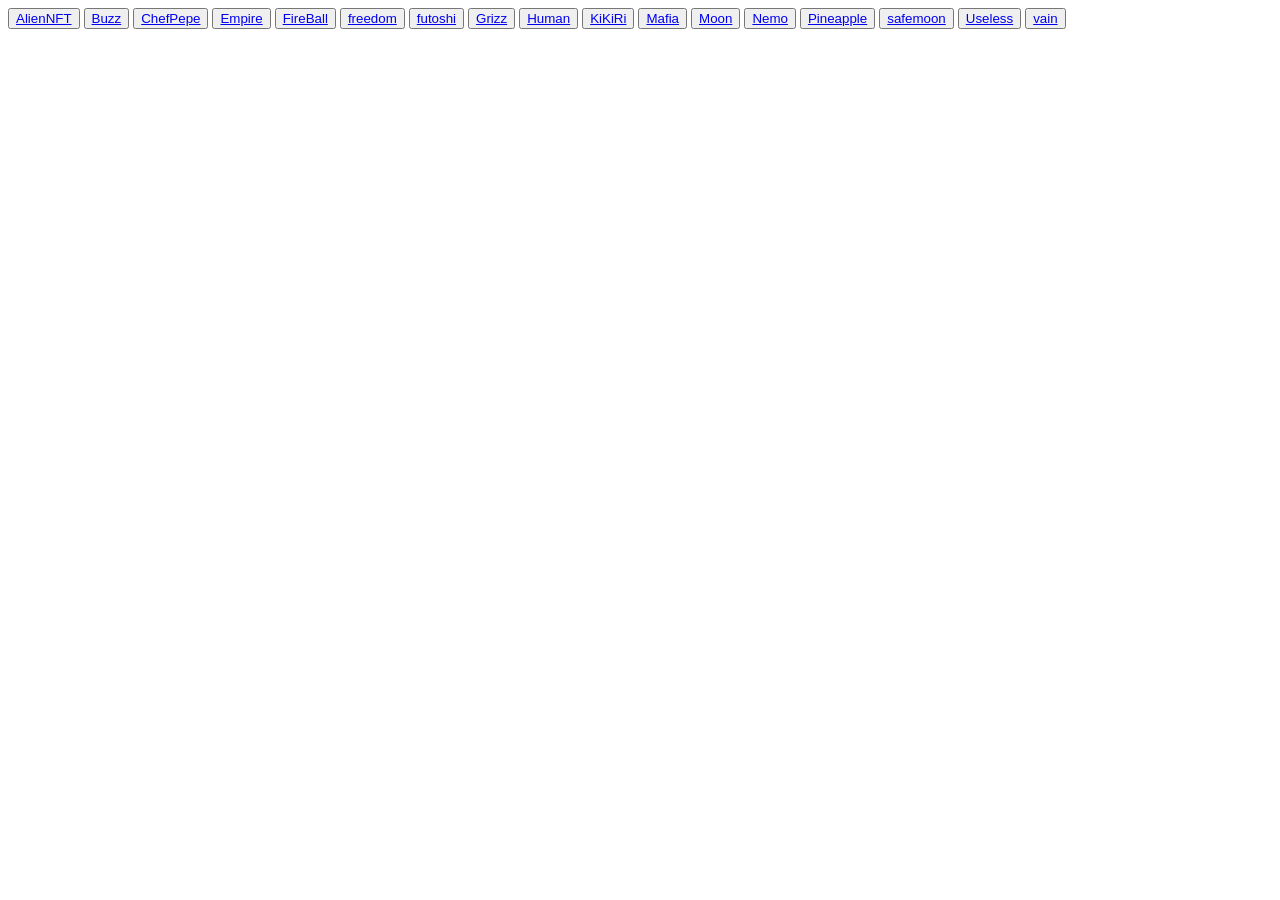
<file: index.html>
<html>
    <header>
        <title>

        </title>        
    </header>
    <body>
        <button><a href="/alieNft-master/">AlienNFT</a></button>
        <button><a href="/buzz/">Buzz</a></button>
        <button><a href="/chefpepe/">ChefPepe</a></button>
        <button><a href="/empire-token-main/">Empire</a></button>
        <button><a href="/fireball-token.github.io-main/">FireBall</a></button>
        <button><a href="/freedom-master/">freedom</a></button>
        <button><a href="/futoshitokenwebsite-main/">futoshi</a></button>
        <button><a href="/grizztoken-main/">Grizz</a></button>
        <button><a href="/human_energy_token_web-master/">Human</a></button>
        <button><a href="/kikiricoin-website-main/">KiKiRi</a></button>
        <button><a href="/mafia/">Mafia</a></button>
        <button><a href="/moon-token-main/">Moon</a></button>
        <button><a href="/NEMO-Token_Website-2.0-master/">Nemo</a></button>
        <button><a href="/pineapple-cash/">Pineapple</a></button>
        <button><a href="/safemoon/">safemoon</a></button>
        <button><a href="/Useless-Token.github.io-main/">Useless</a></button>
        <button><a href="/vain/">vain</a></button>
    </body>
</html>
</file>
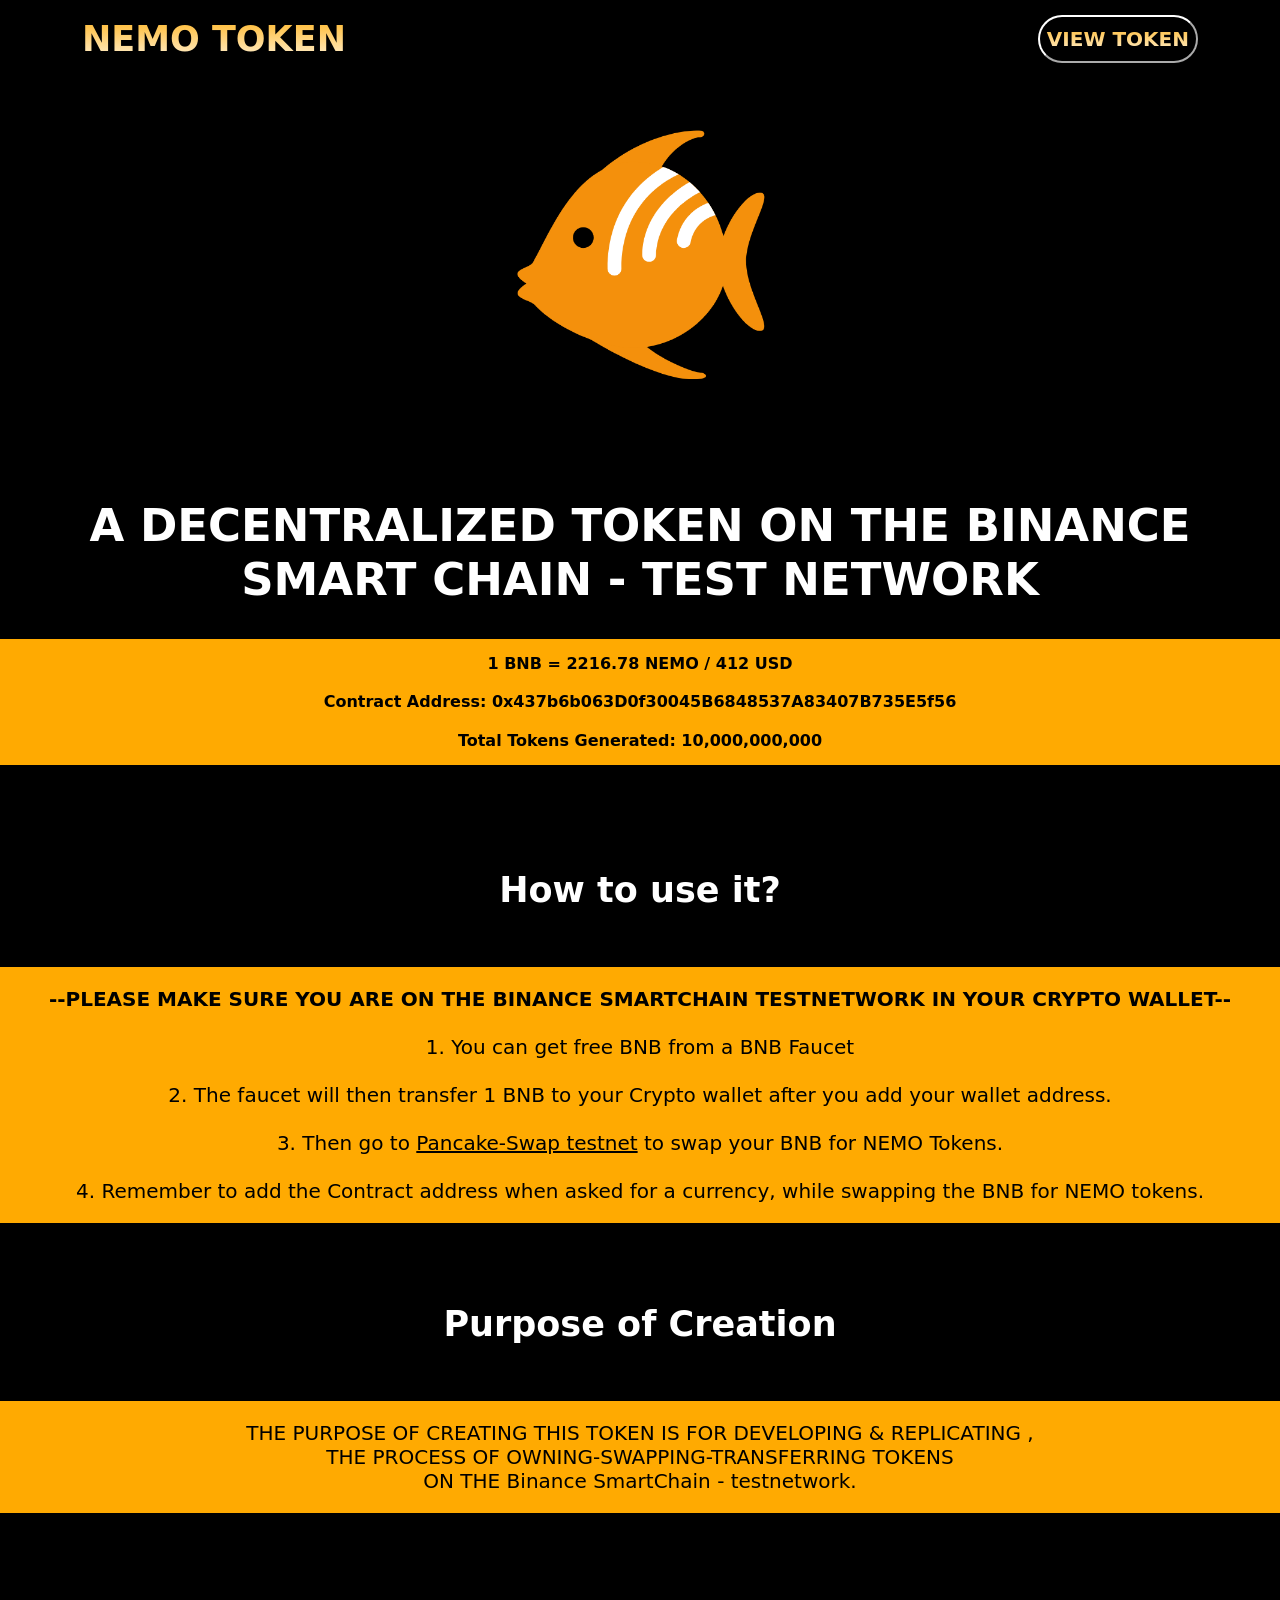
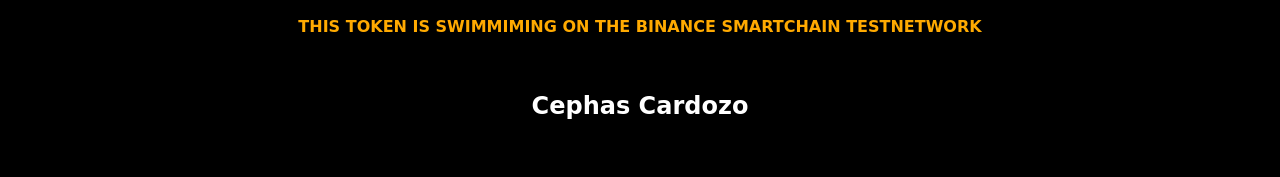
<file: NEMO-Token_Website-2.0-master/index.html>
<!DOCTYPE html>
<html lang="en">
<head>
    <meta charset="UTF-8">
    <meta http-equiv="X-UA-Compatible" content="IE=edge">
    <meta name="viewport" content="width=device-width, initial-scale=1.0">
    <title>NEMO TOKEN</title>
    <link href="https://cdn.jsdelivr.net/npm/bootstrap@5.1.3/dist/css/bootstrap.min.css" rel="stylesheet" integrity="sha384-1BmE4kWBq78iYhFldvKuhfTAU6auU8tT94WrHftjDbrCEXSU1oBoqyl2QvZ6jIW3" crossorigin="anonymous">
    <link rel="shortcut icon" href="img/NEMO.png" type="image/x-icon">  
    <link rel="stylesheet" type="text/css" href="index.css">
</head>
<body style="background-color: rgb(0, 0, 0);">

  <nav class="navbar navbar-expand-lg navbar-dark fixed-top" style="background-color: black;">
    <div class="container">
      <a class="navbar-brand" href="index.html" style="background: -webkit-linear-gradient(rgb(255, 170, 1), rgb(255, 255, 255));-webkit-background-clip: text;-webkit-text-fill-color: transparent;font-weight:700; font-size: 35px;">NEMO TOKEN</a>
      <button class="navbar-toggler" type="button" data-bs-toggle="collapse" data-bs-target="#navbarResponsive" aria-controls="navbarResponsive" aria-expanded="false" aria-label="Toggle navigation">
        <span class="navbar-toggler-icon"></span>
      </button>
      <div class="collapse navbar-collapse" id="navbarResponsive">
        <ul class="navbar-nav ms-auto">
          <li class="nav-item active">
            <a href="https://testnet.bscscan.com/token/0x437b6b063D0f30045B6848537A83407B735E5f56"><button class="btn-btn-outline-success" style="background: -webkit-linear-gradient(rgb(255, 170, 1), rgb(255, 255, 255));-webkit-background-clip:text;-webkit-text-fill-color: transparent;font-weight: 700; font-size: 20px; border-radius: 25px; border-color: rgb(255, 255, 255);padding:7px;" type="submit">VIEW TOKEN</button></a>
          </li>
        </ul>
      </div>
    </div>
  </nav>
  
  <div>
      <center>
        <img src="img/nemoLogo.png" width="300px" height="300px" style="border-radius: 20px ; margin-top: 105px;"><br><br>

          <h3 style="color: rgb(255, 255, 255); margin-top: 100px; font-weight: 800; font-size: 45px; margin-top: 70px;">A DECENTRALIZED TOKEN ON THE BINANCE SMART CHAIN - TEST NETWORK</h3>
          <br/>
          
          <h6 style="color:rgb(0, 0, 0);background-color: rgb(255, 170, 1);padding-top: 15px; padding-bottom: 15px;"><b>1 BNB = 2216.78 NEMO / 412 USD</b><br><br><b>Contract Address: 0x437b6b063D0f30045B6848537A83407B735E5f56</b><br><br><b>Total Tokens Generated: 10,000,000,000</b></h6>
      </center>
      
  </div>

  <br/><br><br><br>


  <div>
      <center>

      <h2 style="color: white; font-weight: 600; font-size: 35px;"><b>How to use it?</b></h2>
      <br><br>
      <div>
          
        <h5 style="color: rgb(0, 0, 0);background-color: rgb(255, 170, 1);padding-top: 20px; padding-bottom: 20px; padding-left: 10px; padding-right: 10px;"><b>--PLEASE MAKE SURE YOU ARE ON THE BINANCE SMARTCHAIN TESTNETWORK IN YOUR CRYPTO WALLET--</b><br><br>
            1. You can get free BNB from a BNB Faucet<br><br>
            2. The faucet will then transfer 1 BNB to your Crypto wallet after you add your wallet address. <br><br>
            3. Then go to  <a href="https://pancakeswap-testnet.netlify.app/#/swap" style="color: rgb(0, 0, 0);">Pancake-Swap testnet</a> to swap your BNB for NEMO Tokens. <br><br> 4. Remember to add the Contract address when asked for a currency, while swapping the BNB for NEMO tokens. </h5>
      </div>
      <br><br><br>
      <div>
        <h2 style="color: white; font-weight: 600; font-size: 35px;"><b>Purpose of Creation</b></h2><br><br>
      <h5 style="color: rgb(0, 0, 0);background-color: rgb(255, 170, 1);padding-top: 20px; padding-bottom: 20px; padding-left: 10px; padding-right: 10px;">THE PURPOSE OF CREATING THIS TOKEN IS FOR DEVELOPING & REPLICATING ,<br>THE PROCESS OF OWNING-SWAPPING-TRANSFERRING TOKENS <br>ON THE Binance SmartChain - testnetwork.</h5>
        </div>
    </center>
  </div>

  <center>
      <br><br><br><br>
      <div>
          <h6 style="color:rgb(255, 170, 1);"><b>THIS TOKEN IS SWIMMIMING ON THE BINANCE SMARTCHAIN TESTNETWORK</b></h6></b><br><br>
          <h4 style="color:white;"><b>Cephas Cardozo</b></h6>
      </div>
      <br><br>
  </center>


    <script src="https://cdn.jsdelivr.net/npm/bootstrap@5.1.3/dist/js/bootstrap.bundle.min.js" integrity="sha384-ka7Sk0Gln4gmtz2MlQnikT1wXgYsOg+OMhuP+IlRH9sENBO0LRn5q+8nbTov4+1p" crossorigin="anonymous"></script>
</body>
</html>
</file>
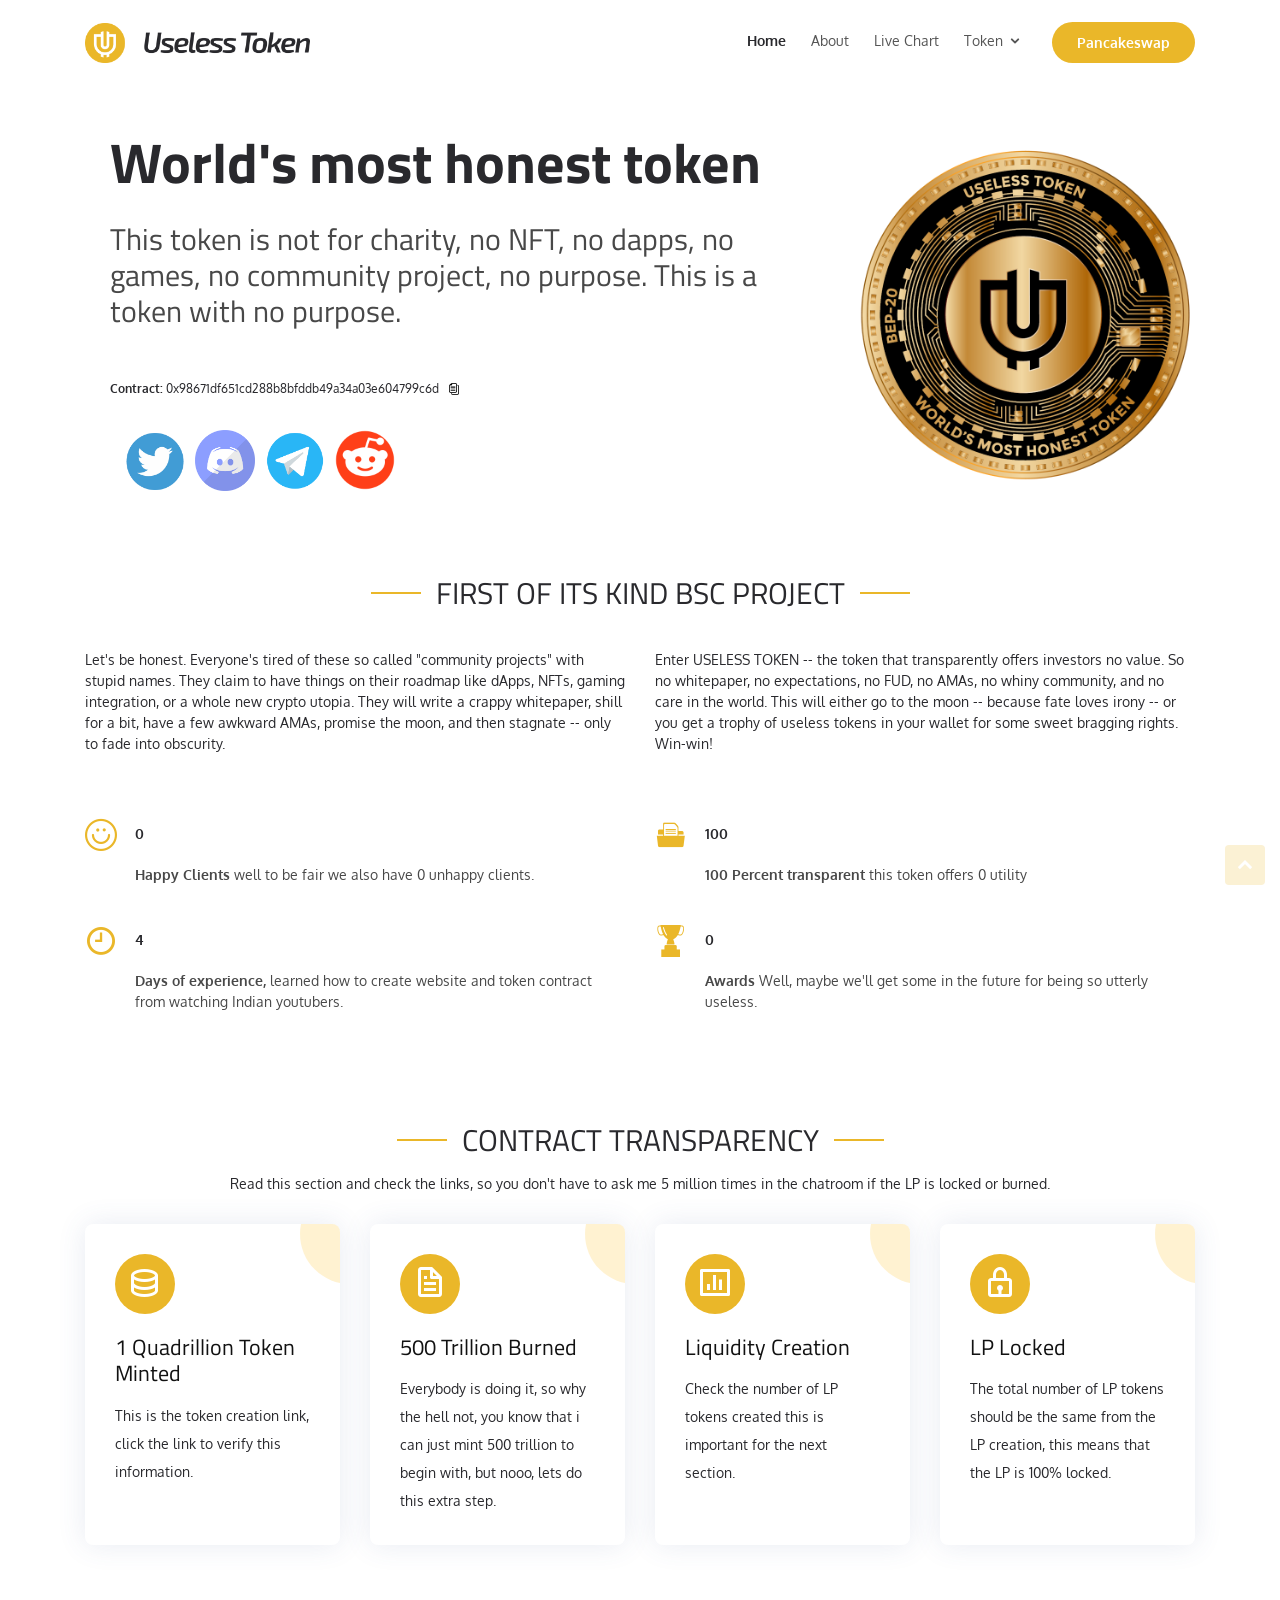
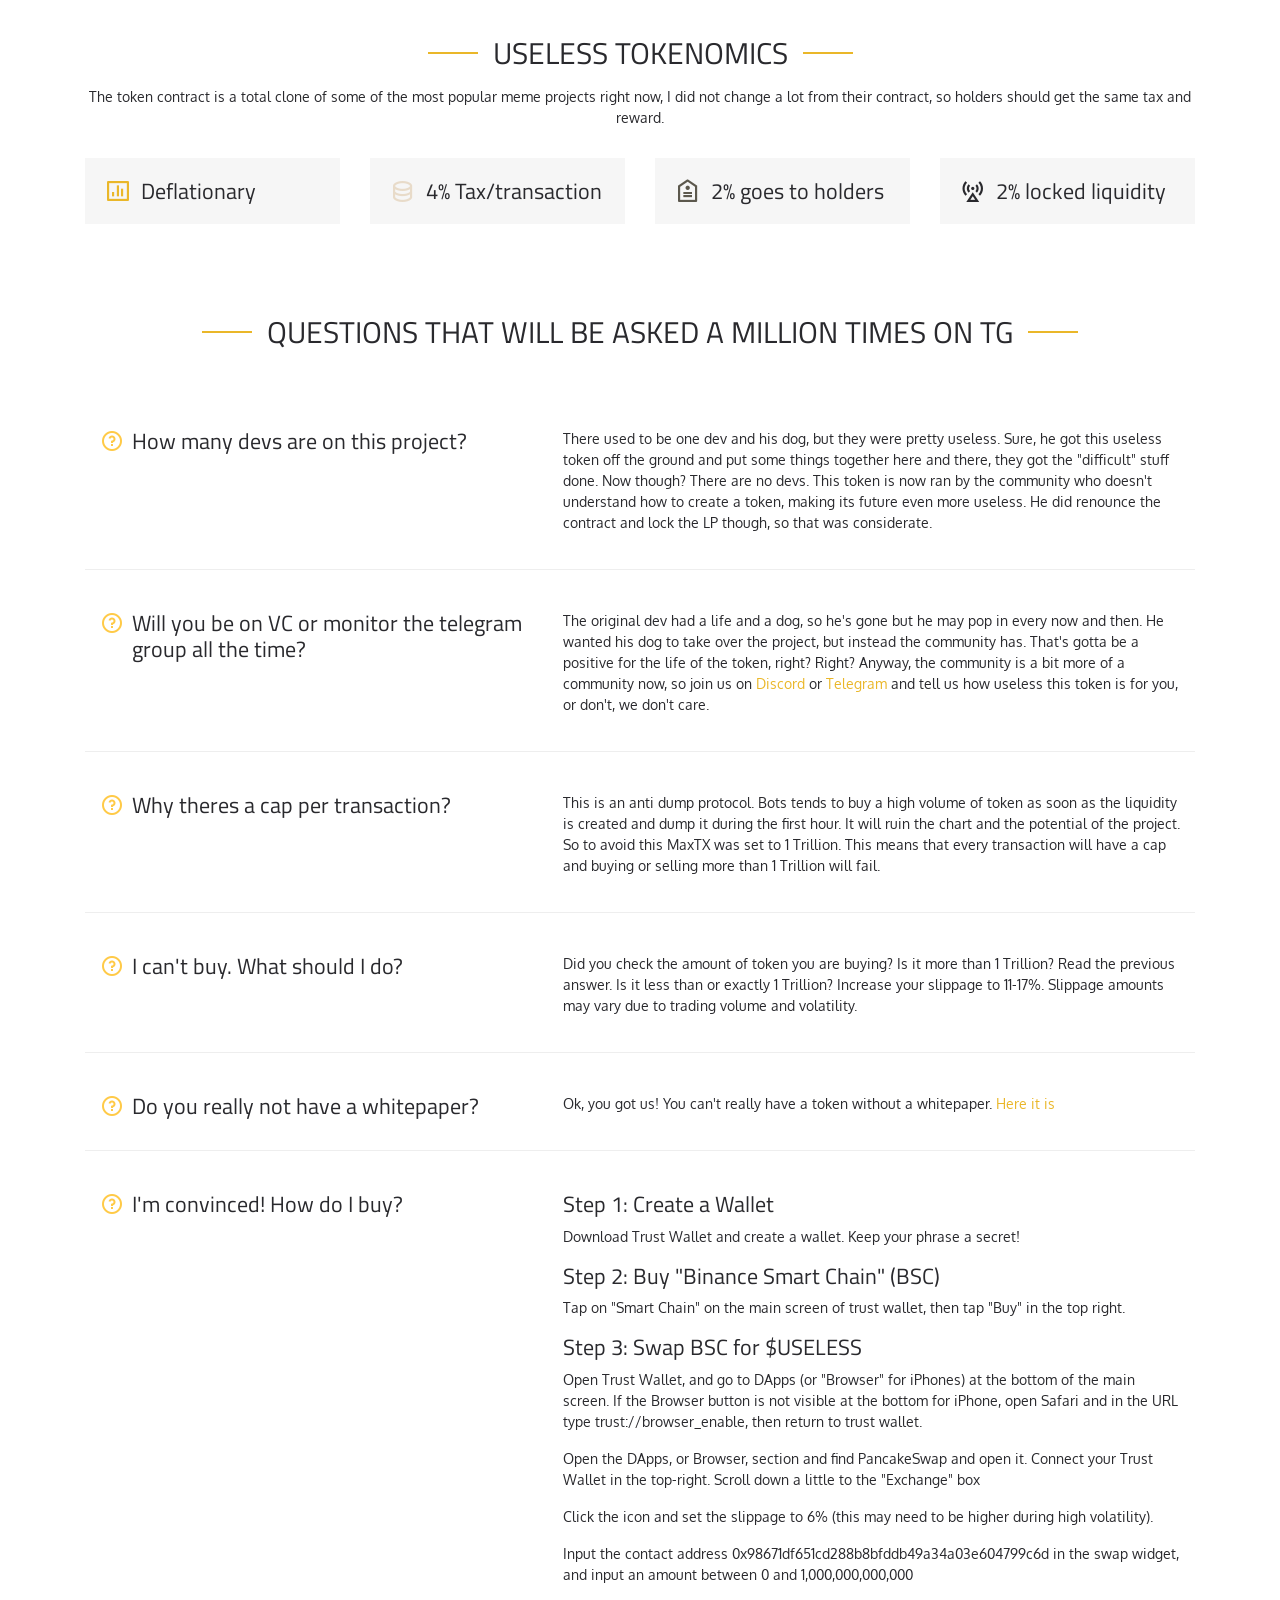
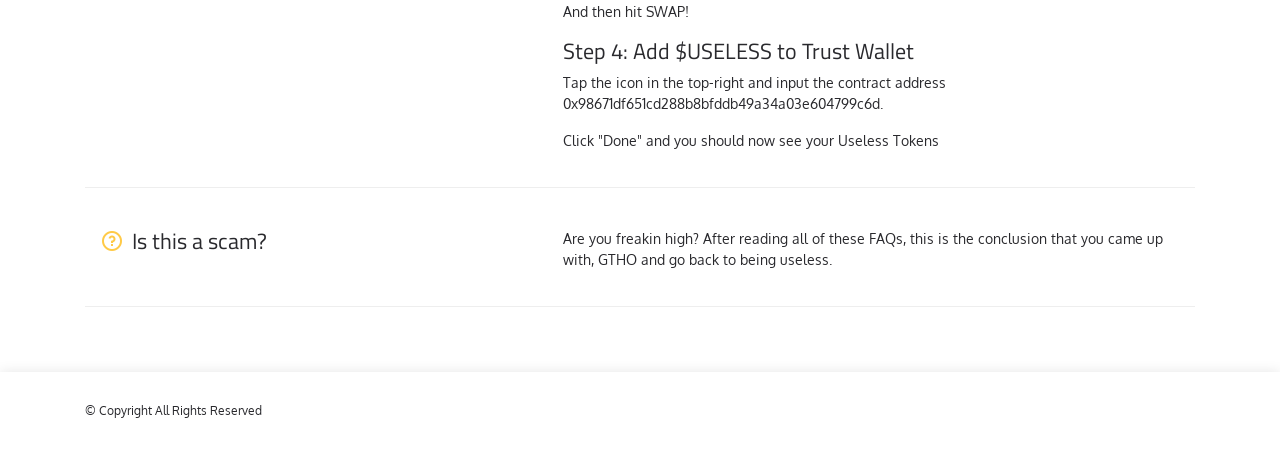
<file: Useless-Token.github.io-main/index.html>
<!DOCTYPE html>
<html lang="en">

<head>
  <meta charset="utf-8">
  <meta content="width=device-width, initial-scale=1.0" name="viewport">

  <title>Useless Token - World's most honest token</title>
  <meta content="" name="description">
  <meta content="" name="keywords">

  <!-- Favicons -->
  <link href="assets/img/favicon.png" rel="icon">
  <link href="assets/img/apple-touch-icon.png" rel="apple-touch-icon">

  <!-- Google Fonts -->
  <link
    href="https://fonts.googleapis.com/css?family=Open+Sans:300,300i,400,400i,600,600i,700,700i|Raleway:300,300i,400,400i,500,500i,600,600i,700,700i|Poppins:300,300i,400,400i,500,500i,600,600i,700,700i"
    rel="stylesheet">

  <!-- Vendor CSS Files -->
  <link href="assets/vendor/bootstrap/css/bootstrap.min.css" rel="stylesheet">
  <link href="assets/vendor/icofont/icofont.min.css" rel="stylesheet">
  <link href="assets/vendor/remixicon/remixicon.css" rel="stylesheet">
  <link href="assets/vendor/boxicons/css/boxicons.min.css" rel="stylesheet">
  <link href="assets/vendor/owl.carousel/assets/owl.carousel.min.css" rel="stylesheet">
  <link href="assets/vendor/venobox/venobox.css" rel="stylesheet">
  <link href="assets/vendor/aos/aos.css" rel="stylesheet">

  <!-- Template Main CSS File -->
  <link href="assets/css/style.css" rel="stylesheet">

  <!-- =======================================================
  * Template Name: Vesperr - v2.3.1
  * Template URL: https://bootstrapmade.com/vesperr-free-bootstrap-template/
  * Author: BootstrapMade.com
  * License: https://bootstrapmade.com/license/
  ======================================================== -->
</head>

<body>

  <!-- ======= Header ======= -->
  <header id="header" class="fixed-top d-flex align-items-center">
    <div class="container d-flex align-items-center">

      <div class="logo mr-auto">
        <h1 class="text-light"><a href="index.html"><span></span></a></a></h1>
        <a href="index.html"><img src="assets/img/useless_logo.png" alt="" class="img-fluid"></a>


      </div>

      <nav class="nav-menu d-none d-lg-block">


        <ul>
          <li class="active"><a href="#index.html">Home</a></li>
          <li><a href="#about">About</a></li>
          <li><a href="https://poocoin.app/tokens/0x98671df651cd288b8bfddb49a34a03e604799c6d">Live Chart</a></li>
          <li class="drop-down"><a href="">Token</a>
            <ul>
              <li><a
                  href="https://www.bscscan.com/tx/0x9a7f655301866def1d02f820f5c175f4ecd994db813bba2e163e0382153fe3aa">Token
                  Creation</a></li>
              <li><a
                  href="https://www.bscscan.com/tx/0xa3fb364628b581a884ee631571bc77f0156e83d2c0e92451f69547d8a9787c0a">Supply
                  Burn</a></li>
              <li><a href="https://www.bscscan.com/address/0x98671df651cd288b8bfddb49a34a03e604799c6d#code">Token
                  Code</a></li>
              <li><a href="https://www.bscscan.com/token/0x98671df651cd288b8bfddb49a34a03e604799c6d#balances">Token
                  Holders</a></li>
              <li><a
                  href="https://www.bscscan.com/tx/0x75ee085f1ed2477519df5ff80f9215551aba8fdf3a1c0b053e318aacb68d6f8d">LP
                  Creation</a></li>
              <li><a
                  href="https://dxsale.app/app/pages/dxlockview?id=0&add=0x7C78FA4Fb0E902283a0ABB10843889897b8c44A8&type=lplock&chain=BSC">LP
                  Lock</a></li>
              <li><a
                  href="https://bscscan.com/tx/0x465856cacd3fff84b264c53dc0f5637906805b49414bb615ba2230cc69aac354">Renounce</a>
              </li>
              <li><a href="./assets/whitepaper/Useless_Token_Whitepaper_v6.pdf">Whitepaper</a>
              </li>

            </ul>
          </li>


          <li class="get-started"><a
              href="https://exchange.pancakeswap.finance/#/swap?outputCurrency=0x98671df651cd288b8bfddb49a34a03e604799c6d">Pancakeswap</a>
          </li>
        </ul>
      </nav><!-- .nav-menu -->

    </div>
  </header><!-- End Header -->

  <!-- ======= Hero Section ======= -->
  <section id="hero" class="d-flex align-items-center">

    <div class="container">
      <div class="row">
        <div class="col-lg-8 pt-5 pt-lg-0 order-2 order-lg-1 d-flex flex-column justify-content-center">
          <h1 data-aos="fade-up">World's most honest token</h1>
          <h2 data-aos="fade-up" data-aos-delay="400">This token is not for charity, no NFT, no dapps, no games, no
            community project, no purpose. This is a token with no purpose.</h2>

          <!--
          <div data-aos="fade-up" data-aos-delay="800">
            <a href="https://t.me/uselesscommunity" class="btn-get-started scrollto">Join us on telegram </a>
          </div>
          -->
          <div class="contract" data-aos="fade-left" data-aos-delay="400">
            <span><b>Contract:</b> 0x98671df651cd288b8bfddb49a34a03e604799c6d <Button id="copy-useless-contract"><i
                  class="icofont-ui-copy"></i><i style="display:none" class="icofont-check-circled"></i></Button></span>
          </div>


          <div class="row social">
            <div data-aos="fade-left" data-aos-delay="400" class="icon"><a
                href="https://twitter.com/uselesstokenorg"><img src="assets/img/twitter-round.png"
                  class="img-fluid animate" alt="twitter" /></a></div>
            <div data-aos="fade-left" data-aos-delay="600" class="icon"><a href="https://discord.gg/JerJysU5"><img
                  src="assets/img/discord-round.png" class="img-fluid animate" alt="discord" /></a></div>
            <div data-aos="fade-left" data-aos-delay="800" class="icon"><a href="https://t.me/uselesscommunity"><img
                  src="assets/img/telegram-round.png" class="img-fluid animate" alt="telegram" /></a></div>
            <div data-aos="fade-left" data-aos-delay="1000" class="icon"><a
                href="https://www.reddit.com/r/UselessCrypto/"><img src="assets/img/reddit-round.png"
                  class="img-fluid animate" alt="reddit" /></a></div>
          </div>

        </div>
        <div class="col-lg-4 order-1 order-lg-2 hero-img" data-aos="fade-left" data-aos-delay="200">
          <img src="assets/img/uselesshero.png" class="img-fluid animated" alt="">
        </div>
      </div>
    </div>

  </section><!-- End Hero -->

  <main id="main">

    <!-- ======= About Us Section ======= -->
    <section id="about" class="about">
      <div class="container">

        <div class="section-title" data-aos="fade-up">
          <h2>First of its kind BSC project</h2>
        </div>

        <div class="row content">
          <div class="col-lg-6" data-aos="fade-up" data-aos-delay="150">
            <p>
              Let's be honest. Everyone's tired of these so called "community projects" with stupid names. They claim to
              have things on their roadmap like dApps, NFTs, gaming integration, or a whole new crypto utopia. They will
              write a crappy whitepaper, shill for a bit, have a few awkward AMAs, promise the moon, and then stagnate
              -- only to fade into obscurity.
            </p>

          </div>
          <div class="col-lg-6 pt-4 pt-lg-0" data-aos="fade-up" data-aos-delay="300">
            <p>
              Enter USELESS TOKEN -- the token that transparently offers investors no value. So no whitepaper, no
              expectations, no FUD, no AMAs, no whiny community, and no care in the world. This will either go to the
              moon -- because fate loves irony -- or you get a trophy of useless tokens in your wallet for some sweet
              bragging rights. Win-win!
            </p>
          </div>
        </div>

      </div>
    </section><!-- End About Us Section -->


    <!-- ======= Counts Section ======= -->
    <section id="counts" class="counts">
      <div class="container">
        <div class="row">
          <div class="col-xl-12 d-flex align-items-stretch pt-4 pt-xl-0" data-aos="fade-left" data-aos-delay="300">
            <div class="content d-flex flex-column justify-content-center">
              <div class="row">
                <div class="col-md-6 d-md-flex align-items-md-stretch">
                  <div class="count-box">
                    <i class="icofont-simple-smile"></i>
                    <span data-toggle="counter-up">0</span>
                    <p><strong>Happy Clients</strong> well to be fair we also have 0 unhappy clients.
                    </p>
                  </div>
                </div>
                <div class="col-md-6 d-md-flex align-items-md-stretch">
                  <div class="count-box">
                    <i class="icofont-document-folder"></i>
                    <span data-toggle="counter-up">100</span>
                    <p><strong>100 Percent transparent</strong> this token offers 0 utility</p>
                  </div>
                </div>
                <div class="col-md-6 d-md-flex align-items-md-stretch">
                  <div class="count-box">
                    <i class="icofont-clock-time"></i>
                    <span data-toggle="counter-up">5</span>
                    <p><strong>Days of experience,</strong> learned how to create website and token
                      contract from watching Indian youtubers.</p>
                  </div>
                </div>
                <div class="col-md-6 d-md-flex align-items-md-stretch">
                  <div class="count-box">
                    <i class="icofont-award"></i>
                    <span data-toggle="counter-up">0</span>
                    <p><strong>Awards</strong> Well, maybe we'll get some in the future for being so
                      utterly useless.</p>
                  </div>
                </div>
              </div>
            </div><!-- End .content-->
          </div>
        </div>
      </div>
    </section><!-- End Counts Section -->

    <!-- ======= Services Section ======= -->
    <section id="services" class="services">
      <div class="container">

        <div class="section-title" data-aos="fade-up">
          <h2>Contract Transparency</h2>
          <p>Read this section and check the links, so you don't have to ask me 5 million times in the chatroom if the
            LP is locked or burned.</p>
        </div>

        <div class="row">
          <div class="col-md-6 col-lg-3 d-flex align-items-stretch mb-5 mb-lg-0">
            <div class="icon-box" data-aos="fade-up" data-aos-delay="100">
              <div class="icon"><i class="ri-database-2-line"></i></div>
              <h4 class="title"><a
                  href="https://www.bscscan.com/tx/0x9a7f655301866def1d02f820f5c175f4ecd994db813bba2e163e0382153fe3aa">1
                  Quadrillion Token Minted</a></h4>
              <p class="description">This is the token creation link, click the link to verify this information.</p>
            </div>
          </div>

          <div class="col-md-6 col-lg-3 d-flex align-items-stretch mb-5 mb-lg-0">
            <div class="icon-box" data-aos="fade-up" data-aos-delay="200">
              <div class="icon"><i class="bx bx-file"></i></div>
              <h4 class="title"><a
                  href="https://www.bscscan.com/tx/0xa3fb364628b581a884ee631571bc77f0156e83d2c0e92451f69547d8a9787c0ahttps://www.bscscan.com/tx/0xa3fb364628b581a884ee631571bc77f0156e83d2c0e92451f69547d8a9787c0a">500
                  Trillion Burned</a></h4>
              <p class="description">Everybody is doing it, so why the hell not, you know that i can just mint 500
                trillion to begin with, but nooo, lets do this extra step.</p>
            </div>
          </div>

          <div class="col-md-6 col-lg-3 d-flex align-items-stretch mb-5 mb-lg-0">
            <div class="icon-box" data-aos="fade-up" data-aos-delay="300">
              <div class="icon"><i class="ri-bar-chart-box-line"></i></div>
              <h4 class="title"><a
                  href="https://www.bscscan.com/tx/0x75ee085f1ed2477519df5ff80f9215551aba8fdf3a1c0b053e318aacb68d6f8d">Liquidity
                  Creation</a></h4>
              <p class="description">Check the number of LP tokens created this is important for the next section.</p>
            </div>
          </div>

          <div class="col-md-6 col-lg-3 d-flex align-items-stretch mb-5 mb-lg-0">
            <div class="icon-box" data-aos="fade-up" data-aos-delay="400">
              <div class="icon"><i class="bx bx-lock"></i></div>
              <h4 class="title"><a
                  href="https://dxsale.app/app/pages/dxlockview?id=0&add=0x7C78FA4Fb0E902283a0ABB10843889897b8c44A8&type=lplock&chain=BSC">LP
                  Locked</a></h4>
              <p class="description">The total number of LP tokens should be the same from the LP creation, this means
                that the LP is 100% locked.</p>
            </div>
          </div>

        </div>

      </div>
    </section><!-- End Services Section -->



    <!-- ======= Features Section ======= -->
    <section id="features" class="features">
      <div class="container">

        <div class="section-title" data-aos="fade-up">
          <h2>Useless Tokenomics</h2>
          <p>The token contract is a total clone of some of the most popular meme projects right now, I did not change a
            lot from their contract, so holders should get the same tax and reward.</p>
        </div>

        <div class="row" data-aos="fade-up" data-aos-delay="300">
          <div class="col-lg-3 col-md-4">
            <div class="icon-box">
              <i class="ri-bar-chart-box-line" style="color: #EAB729;"></i>
              <h3><a href="">Deflationary</a></h3>
            </div>
          </div>
          <div class="col-lg-3 col-md-4 mt-4 mt-md-0">
            <div class="icon-box">
              <i class="ri-database-2-line" style="color: #E8DBC9;"></i>
              <h3><a href="">4% Tax/transaction</a></h3>
            </div>
          </div>
          <div class="col-lg-3 col-md-4 mt-4 mt-md-0">
            <div class="icon-box">
              <i class="ri-price-tag-2-line" style="color: #5c584d;"></i>
              <h3><a href="">2% goes to holders</a></h3>
            </div>
          </div>
          <div class="col-lg-3 col-md-4 mt-4 mt-lg-0">
            <div class="icon-box">
              <i class="ri-base-station-line" style="color: #29292d;"></i>
              <h3><a href="">2% locked liquidity</a></h3>
            </div>
          </div>

        </div>
      </div>

      </div>
    </section><!-- End Features Section -->




    <!-- ======= F.A.Q Section ======= -->
    <section id="faq" class="faq">
      <div class="container">

        <div class="section-title" data-aos="fade-up">
          <h2>Questions that will be asked a million times on tg</h2>
        </div>

        <div class="row faq-item d-flex align-items-stretch" data-aos="fade-up" data-aos-delay="200">
          <div class="col-lg-5">
            <i class="ri-question-line"></i>
            <h4>How many devs are on this project?</h4>
          </div>
          <div class="col-lg-7">
            <p>
              There used to be one dev and his dog, but they were pretty useless. Sure, he got this useless token off
              the ground and put some things together here and there, they got the "difficult" stuff done. Now though?
              There are no devs. This token is now ran by the community who doesn't understand how to create a token,
              making its future even more useless. He did renounce the contract and lock the LP though, so that was
              considerate.
            </p>
          </div>
        </div><!-- End F.A.Q Item-->

        <div class="row faq-item d-flex align-items-stretch" data-aos="fade-up" data-aos-delay="300">
          <div class="col-lg-5">
            <i class="ri-question-line"></i>
            <h4>Will you be on VC or monitor the telegram group all the time?</h4>
          </div>
          <div class="col-lg-7">
            <p>
              The original dev had a life and a dog, so he's gone but he may pop in every now and then. He wanted his
              dog to take over the project, but instead the community has. That's gotta be a positive for the life of
              the token, right? Right? Anyway, the community is a bit more of a community now, so join us on <a
                href="https://discord.gg/JerJysU5">Discord</a> or <a href="https://t.me/uselesscommunity">Telegram</a>
              and tell us how useless this token is for you, or don't, we don't care.
            </p>
          </div>
        </div><!-- End F.A.Q Item-->

        <div class="row faq-item d-flex align-items-stretch" data-aos="fade-up" data-aos-delay="300">
          <div class="col-lg-5">
            <i class="ri-question-line"></i>
            <h4>Why theres a cap per transaction?</h4>
          </div>
          <div class="col-lg-7">
            <p>
              This is an anti dump protocol. Bots tends to buy a high volume of token as soon as the liquidity is
              created and dump it during the first hour. It will ruin the chart and the potential of the project. So to
              avoid this MaxTX was set to 1 Trillion. This means that every transaction will have a cap and buying or
              selling more than 1 Trillion will fail.
            </p>
          </div>
        </div><!-- End F.A.Q Item-->

        <div class="row faq-item d-flex align-items-stretch" data-aos="fade-up" data-aos-delay="400">
          <div class="col-lg-5">
            <i class="ri-question-line"></i>
            <h4>I can't buy. What should I do?</h4>
          </div>
          <div class="col-lg-7">
            <p>
              Did you check the amount of token you are buying? Is it more than 1 Trillion? Read the previous answer. Is
              it less than or exactly 1 Trillion? Increase your slippage to 11-17%. Slippage amounts may vary due to
              trading volume and volatility.
            </p>
          </div>
        </div><!-- End F.A.Q Item-->

        <div class="row faq-item d-flex align-items-stretch" data-aos="fade-up" data-aos-delay="400">
          <div class="col-lg-5">
            <i class="ri-question-line"></i>
            <h4>Do you really not have a whitepaper?</h4>
          </div>
          <div class="col-lg-7">
            <p>
              Ok, you got us! You can't really have a token without a whitepaper. <a
                href="assets/whitepaper/Useless_Token_Whitepaper_v6.pdf">Here it is</a>
            </p>
          </div>
        </div><!-- End F.A.Q Item-->

        <div class="row faq-item d-flex align-items-stretch" data-aos="fade-up" data-aos-delay="500">
          <div class="col-lg-5">
            <i class="ri-question-line"></i>
            <h4>I'm convinced! How do I buy?</h4>
          </div>
          <div class="col-lg-7">
            <h6>Step 1: Create a Wallet</h6>
            <p>Download Trust Wallet and create a wallet. Keep your phrase a secret!</p>

            <h6>Step 2: Buy "Binance Smart Chain" (BSC)</h6>
            <p>Tap on "Smart Chain" on the main screen of trust wallet, then tap "Buy" in the top right.</p>

            <h6>Step 3: Swap BSC for $USELESS</h6>
            <p>Open Trust Wallet, and go to DApps (or "Browser" for iPhones) at the bottom of the main screen. If the
              Browser button is not visible at the bottom for iPhone, open Safari and in the URL type
              trust://browser_enable, then return to trust wallet.</p>

            <p>Open the DApps, or Browser, section and find PancakeSwap and open it. Connect your Trust Wallet in the
              top-right. Scroll down a little to the "Exchange" box</p>

            <p>Click the icon and set the slippage to 6% (this may need to be higher during high volatility).</p>

            <p>Input the contact address 0x98671df651cd288b8bfddb49a34a03e604799c6d in the swap widget, and input an
              amount between 0 and 1,000,000,000,000</p>

            <p>And then hit SWAP!</p>

            <h6>Step 4: Add $USELESS to Trust Wallet</h6>
            <p>Tap the icon in the top-right and input the contract address 0x98671df651cd288b8bfddb49a34a03e604799c6d.
            </p>

            <p>Click "Done" and you should now see your Useless Tokens</p>
          </div>
        </div><!-- End F.A.Q Item-->

        <div class="row faq-item d-flex align-items-stretch" data-aos="fade-up" data-aos-delay="500">
          <div class="col-lg-5">
            <i class="ri-question-line"></i>
            <h4>Is this a scam?</h4>
          </div>
          <div class="col-lg-7">
            <p>
              Are you freakin high? After reading all of these FAQs, this is the conclusion that you came up with, GTHO
              and go back to being useless.

            </p>
          </div>
        </div><!-- End F.A.Q Item-->

      </div>
    </section><!-- End F.A.Q Section -->


  </main><!-- End #main -->

  <!-- ======= Footer ======= -->
  <footer id="footer">
    <div class="container">
      <div class="row d-flex align-items-center">
        <div class="col-lg-6 text-lg-left text-center">
          <div class="copyright">
            &copy; Copyright All Rights Reserved
          </div>

        </div>

      </div>
    </div>
  </footer><!-- End Footer -->

  <a href="#" class="back-to-top"><i class="icofont-simple-up"></i></a>

  <!-- Vendor JS Files -->
  <script src="assets/vendor/jquery/jquery.min.js"></script>
  <script src="assets/vendor/bootstrap/js/bootstrap.bundle.min.js"></script>
  <script src="assets/vendor/jquery.easing/jquery.easing.min.js"></script>
  <script src="assets/vendor/php-email-form/validate.js"></script>
  <script src="assets/vendor/waypoints/jquery.waypoints.min.js"></script>
  <script src="assets/vendor/counterup/counterup.min.js"></script>
  <script src="assets/vendor/owl.carousel/owl.carousel.min.js"></script>
  <script src="assets/vendor/isotope-layout/isotope.pkgd.min.js"></script>
  <script src="assets/vendor/venobox/venobox.min.js"></script>
  <script src="assets/vendor/aos/aos.js"></script>

  <!-- Template Main JS File -->
  <script src="assets/js/main.js"></script>

</body>

</html>
</file>
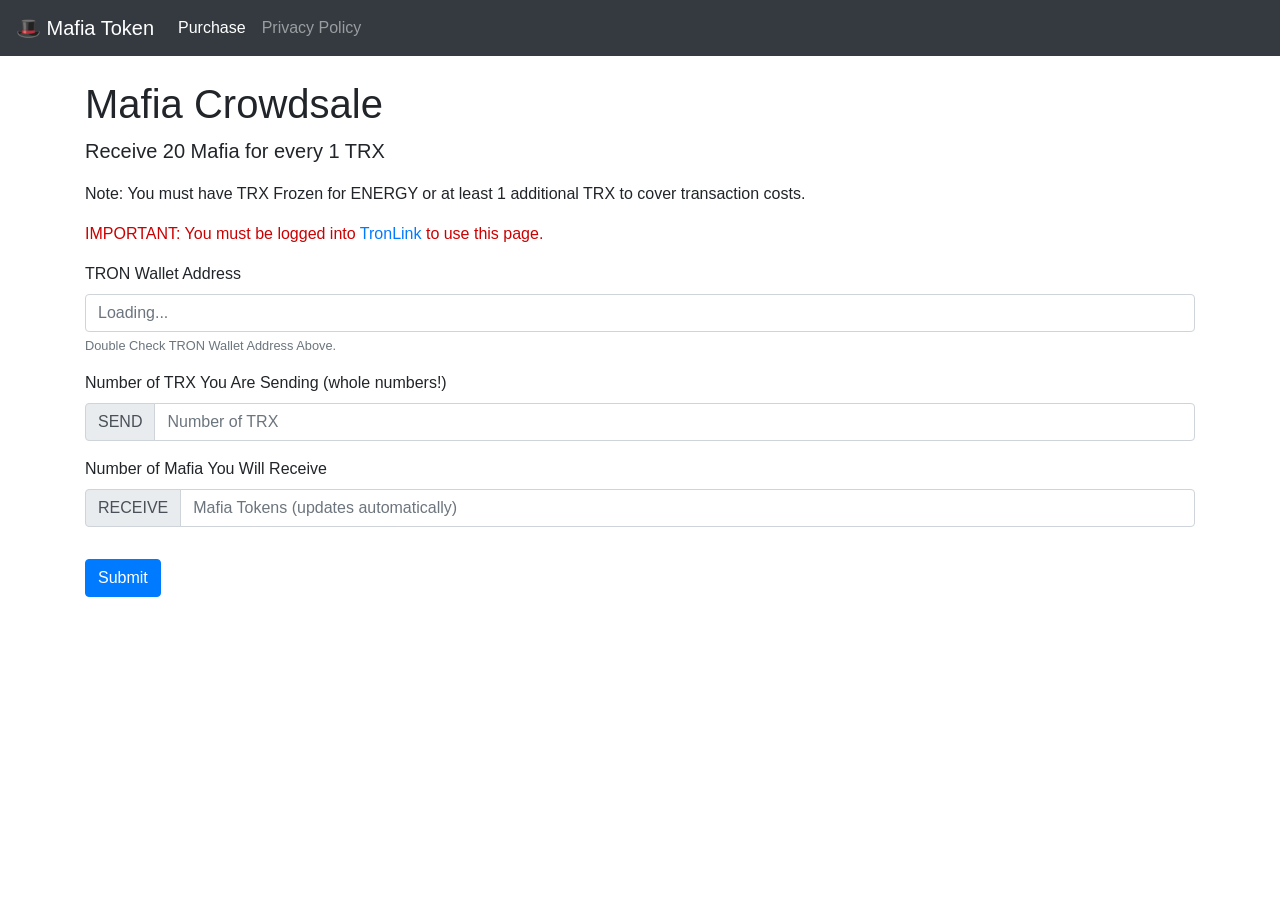
<file: mafia/tronlink/index.html>
<html>
	<head>
		<title>Purchase Mafia Token</title>
		<link rel="stylesheet" href="https://maxcdn.bootstrapcdn.com/bootstrap/4.0.0/css/bootstrap.min.css" integrity="sha384-Gn5384xqQ1aoWXA+058RXPxPg6fy4IWvTNh0E263XmFcJlSAwiGgFAW/dAiS6JXm" crossorigin="anonymous">
		<meta name="viewport" content="width=device-width, initial-scale=1, shrink-to-fit=no">
                <meta charset="UTF-8">
		<link rel="shortcut icon" href="data:image/x-icon;," type="image/x-icon"> 
		
		<style type="text/css">
			#num-error {color:#c00;}
			.form-control:disabled, .form-control[readonly] {
				background-color: transparent;
			}	
			.errormsg { color:#c00; }		
		</style>
<script
  src="https://code.jquery.com/jquery-3.3.1.min.js"
  integrity="sha256-FgpCb/KJQlLNfOu91ta32o/NMZxltwRo8QtmkMRdAu8="
  crossorigin="anonymous"></script>
	</head>
	<body>
	
    <nav class="navbar navbar-expand-md navbar-dark bg-dark fixed-top">
      <a class="navbar-brand" href="#">&#x1F3A9; Mafia Token</a>
      <button class="navbar-toggler" type="button" data-toggle="collapse" data-target="#navbarsExampleDefault" aria-controls="navbarsExampleDefault" aria-expanded="false" aria-label="Toggle navigation">
        <span class="navbar-toggler-icon"></span>
      </button>

      <div class="collapse navbar-collapse" id="navbarsExampleDefault">
        <ul class="navbar-nav mr-auto">
          <li class="nav-item active">
            <a class="nav-link" href="#">Purchase <span class="sr-only">(current)</span></a>
          </li>
          <li class="nav-item">
            <a class="nav-link" href="/privacy-policy.html">Privacy Policy</a>
          </li>
        </ul>
      </div>
    </nav>

<main role="main" class="container" style="margin-top: 80px;">	
	<div class="starter-template">
	<h1>Mafia Crowdsale</h1>
	<p class="lead">Receive 20 Mafia for every 1 TRX</p>	
	<p>Note: You must have TRX Frozen for ENERGY or at least 1 additional TRX to cover transaction costs.</p>
	<p id="errormsg" class="errormsg">IMPORTANT: You must be logged into <a href="https://chrome.google.com/webstore/detail/tronlink/ibnejdfjmmkpcnlpebklmnkoeoihofec" target="_blank">TronLink</a> to use this page.</p>
	<fieldset disabled>
	<div class="form-group">
	<label for="exampleFormControlInput1">TRON Wallet Address</label>

	<input id="TronWalletAddress" type="text" class="form-control" id="exampleFormControlInput1" placeholder="Loading...">
    <small class="form-text text-muted">Double Check TRON Wallet Address Above.</small>	
	</div>
	</fieldset>
	<div class="form-group">

      <label for="inlineFormInputGroup">Number of TRX You Are Sending (whole numbers!)</label>
      
      <div class="input-group">
        <div class="input-group-prepend">
          <div class="input-group-text">SEND</div>
        </div>
        <input type="text" class="form-control" id="trxnum" placeholder="Number of TRX">
      </div>
      
    <p id="num-error"></p>

	<fieldset disabled>
	
    <div class="form-group">
      <label for="disabledTextInput">Number of Mafia You Will Receive</label>
      
      <div class="input-group">
        <div class="input-group-prepend">
          <div class="input-group-text">RECEIVE</div>
        </div>
        <input type="text" class="form-control" id="trxvalue" placeholder="Mafia Tokens (updates automatically)">
      </div>      
      
    </div>
    </fieldset>
      
	</div>


	<button type="submit" id="purchase" class="btn btn-primary">Submit</button>

	</div>
</main><!-- /.container -->
<script src="https://maxcdn.bootstrapcdn.com/bootstrap/4.0.0/js/bootstrap.min.js" integrity="sha384-JZR6Spejh4U02d8jOt6vLEHfe/JQGiRRSQQxSfFWpi1MquVdAyjUar5+76PVCmYl" crossorigin="anonymous"></script>
<script type="text/javascript" src="./js/mod.js"></script>

<script type="text/javascript">
$('#trxnum').on('input', function() { 
	tokenval = $(this).val(); // get the current value of the input field.
	//var newnumber = parseInt(tokenval.toString().replace(".", ""), 10);	
	$('#num-error').text("");
	if(!jQuery.isNumeric(tokenval)) {
        $('#num-error').text("* numbers only");
        $(this).val("");
    }
    else {    
    	var newnumber = parseInt(tokenval.toString().replace(".", ""), 10);
    	tokencalc = newnumber * 20;
    	tokenamt = tokencalc + " Mafia"; 
        //$('#trxvalue').text(tokencalc);
        $(this).val(newnumber);
        $('#trxvalue').attr("placeholder", tokenamt);
    }		
});
/*
$.getJSON("https://min-api.cryptocompare.com/data/price?fsym=TRX&tsyms=USD")
	.done(function(data){
	    $.each(data, function (index, value) {
    		//console.log(value);
    		var trx = value.toFixed(3);
        	$('#trxusd').text(trx);        		
		});		
});
*/
</script>
	</body>
</html>
</file>
<file: NEMO-Token_Website-2.0-master/index.css>
::-webkit-scrollbar {
    width: 2.5px;
    
  }
  
  ::-webkit-scrollbar-track {
    background: black;
  }
  
  ::-webkit-scrollbar-thumb {
    background: linear-gradient(
      0deg,
      rgb(255, 255, 255) 0%,
      rgb(255, 170, 1) 100%
    );
  }
  
  ::-webkit-scrollbar-thumb:hover{
    background: linear-gradient(
      0deg,
      rgb(185, 185, 185) 0%,
      rgb(158, 105, 0) 100%
    );
  }
</file>
<file: Useless-Token.github.io-main/assets/vendor/venobox/venobox.css>
/* ------ venobox.css --------*/
.vbox-overlay *, .vbox-overlay *:before, .vbox-overlay *:after{
    -webkit-backface-visibility: hidden;
    -webkit-box-sizing:border-box;
    -moz-box-sizing:border-box;
    box-sizing:border-box;
}
.vbox-overlay * { 
    -webkit-backface-visibility: visible;
    backface-visibility: visible;
}
.vbox-overlay{
    display: -webkit-flex;
    display: flex;
    -webkit-flex-direction: column;
    flex-direction: column;
    -webkit-justify-content: center;
    justify-content: center;
    -webkit-align-items: center;
    align-items: center;
    position: fixed;
    left: 0;
    top: 0;
    bottom: 0;
    right: 0;
    z-index: 999999;
}

/* ----- navigation ----- */
.vbox-title{
    width: 100%;
    height: 40px;
    float: left;
    text-align: center;
    line-height: 28px;
    font-size: 12px;
    padding: 6px 50px;
    overflow: hidden;
    position: fixed;
    display: none;
    left: 0;
    z-index: 89;
}
.vbox-close{
    cursor: pointer;
    position: fixed;
    top: -1px;
    right: 0;
    width: 50px;
    height: 40px;
    padding: 6px;
    display: block;
    background-position:10px center;
    overflow: hidden;
    font-size: 24px;
    line-height: 1;
    text-align: center;
    z-index: 99;
}
.vbox-left{
    cursor: pointer;
    position: fixed;
    left: 0;
    height: 40px;
    overflow: hidden;
    line-height: 28px;
    font-size: 12px;
    z-index: 99;
    display: flex;
    align-items:center;
}
.vbox-num{
    display: inline-block;
    margin: 6px 0 6px 15px;
}
/* ----- Social share ----- */
.vbox-share{
    line-height: 28px;
    font-size: 12px;
    overflow: hidden;
    position: fixed;
    left: 0;
    z-index: 98;
    display: flex;
    align-items:center;
    justify-content: center;
    width: 100%;
    text-align: center;
}
.vbox-share svg{
    max-height: 28px;
    width: 28px;
    z-index: 10;
    margin-left: 12px;
    margin-top: 6px;
    margin-bottom: 6px;
    vertical-align: middle;
}


/* ----- navigation ARROWS ----- */
.vbox-next, .vbox-prev{
    position: fixed;
    top: 50%;
    margin-top: -15px;
    overflow: hidden;
    cursor: pointer;
    display: block;
    width: 45px;
    height: 45px;
    z-index: 99;
}
.vbox-next span, .vbox-prev span{
    position: relative;
    width: 20px;
    height: 20px;
    border: 2px solid transparent;
    border-top-color: #B6B6B6;
    border-right-color: #B6B6B6;
    text-indent: -100px;
    position: absolute;
    top: 8px;
    display: block;
}
.vbox-prev{
    left: 15px;
}
.vbox-next{
    right: 15px;
}
.vbox-prev span{
    left: 10px;
    -ms-transform: rotate(-135deg);
    -webkit-transform: rotate(-135deg);
    transform: rotate(-135deg);
}
.vbox-next span{
    -ms-transform: rotate(45deg);
    -webkit-transform: rotate(45deg);
    transform: rotate(45deg);
    right: 10px;
}
/* ------- inline window ------ */
.vbox-inline{
    width: 420px;
    height: 315px;
    height: 70vh;
    padding: 10px;
    background: #fff;
    margin: 0 auto;
    overflow: auto;
    text-align: left;
}
/* ------- Video & iFrames window ------ */
.venoframe{
    max-width: 100%;
    width: 100%;
    border: none;
    width: 100%;
    height: 260px;
    height: 70vh;
}
.venoframe.vbvid{
    height: 260px;
}
@media (min-width: 768px) {
    .venoframe, .vbox-inline{
        width: 90%;
        height: 360px;
        height: 70vh;
    }
    .venoframe.vbvid{
        width: 640px;
        height: 360px;
    }
}
@media (min-width: 992px) {
    .venoframe, .vbox-inline{
        max-width: 1200px;
        width: 80%;
        height: 540px;
        height: 70vh;
    }
    .venoframe.vbvid{
        width: 960px;
        height: 540px;
    }
}
/* 
Please do NOT edit this part! 
or at least read this note: http://i.imgur.com/7C0ws9e.gif
*/
.vbox-open{
    overflow: hidden;
}
.vbox-container{
    position: absolute;
    left: 0;
    right: 0;
    top: 0;
    bottom: 0;
    overflow-x: hidden;
    overflow-y: scroll;
    overflow-scrolling: touch;
    -webkit-overflow-scrolling: touch;
    z-index: 20;
    max-height: 100%;

}

.vbox-content{
    text-align: center;
    float: left;
    width: 100%;
    position: relative;
    overflow: hidden;
    padding: 20px 4%;
}
.vbox-container img{
    max-width: 100%;
    height: auto;
}
.vbox-figlio{
    box-shadow: 0 0 12px rgba(0,0,0,0.19), 0 6px 6px rgba(0,0,0,0.23);
    max-width: 100%;
    text-align: initial;
}
img.vbox-figlio{
    -webkit-user-select: none;
-khtml-user-select: none;
-moz-user-select: none;
-o-user-select: none;
user-select: none;
}
.vbox-content.swipe-left{
    margin-left: -200px !important;
}
.vbox-content.swipe-right{
    margin-left: 200px !important;
}
.vbox-animated{
    webkit-transition: margin 300ms ease-out;
    transition: margin 300ms ease-out;
}

/* ---------- preloader ----------
 * SPINKIT 
 * http://tobiasahlin.com/spinkit/
-------------------------------- */
.sk-double-bounce,.sk-rotating-plane{width:40px;height:40px;margin:40px auto}.sk-rotating-plane{background-color:#333;-webkit-animation:sk-rotatePlane 1.2s infinite ease-in-out;animation:sk-rotatePlane 1.2s infinite ease-in-out}@-webkit-keyframes sk-rotatePlane{0%{-webkit-transform:perspective(120px) rotateX(0) rotateY(0);transform:perspective(120px) rotateX(0) rotateY(0)}50%{-webkit-transform:perspective(120px) rotateX(-180.1deg) rotateY(0);transform:perspective(120px) rotateX(-180.1deg) rotateY(0)}100%{-webkit-transform:perspective(120px) rotateX(-180deg) rotateY(-179.9deg);transform:perspective(120px) rotateX(-180deg) rotateY(-179.9deg)}}@keyframes sk-rotatePlane{0%{-webkit-transform:perspective(120px) rotateX(0) rotateY(0);transform:perspective(120px) rotateX(0) rotateY(0)}50%{-webkit-transform:perspective(120px) rotateX(-180.1deg) rotateY(0);transform:perspective(120px) rotateX(-180.1deg) rotateY(0)}100%{-webkit-transform:perspective(120px) rotateX(-180deg) rotateY(-179.9deg);transform:perspective(120px) rotateX(-180deg) rotateY(-179.9deg)}}.sk-double-bounce{position:relative}.sk-double-bounce .sk-child{width:100%;height:100%;border-radius:50%;background-color:#333;opacity:.6;position:absolute;top:0;left:0;-webkit-animation:sk-doubleBounce 2s infinite ease-in-out;animation:sk-doubleBounce 2s infinite ease-in-out}.sk-chasing-dots .sk-child,.sk-spinner-pulse,.sk-three-bounce .sk-child{background-color:#333;border-radius:100%}.sk-double-bounce .sk-double-bounce2{-webkit-animation-delay:-1s;animation-delay:-1s}@-webkit-keyframes sk-doubleBounce{0%,100%{-webkit-transform:scale(0);transform:scale(0)}50%{-webkit-transform:scale(1);transform:scale(1)}}@keyframes sk-doubleBounce{0%,100%{-webkit-transform:scale(0);transform:scale(0)}50%{-webkit-transform:scale(1);transform:scale(1)}}.sk-wave{margin:40px auto;width:50px;height:40px;text-align:center;font-size:10px}.sk-wave .sk-rect{background-color:#333;height:100%;width:6px;display:inline-block;-webkit-animation:sk-waveStretchDelay 1.2s infinite ease-in-out;animation:sk-waveStretchDelay 1.2s infinite ease-in-out}.sk-wave .sk-rect1{-webkit-animation-delay:-1.2s;animation-delay:-1.2s}.sk-wave .sk-rect2{-webkit-animation-delay:-1.1s;animation-delay:-1.1s}.sk-wave .sk-rect3{-webkit-animation-delay:-1s;animation-delay:-1s}.sk-wave .sk-rect4{-webkit-animation-delay:-.9s;animation-delay:-.9s}.sk-wave .sk-rect5{-webkit-animation-delay:-.8s;animation-delay:-.8s}@-webkit-keyframes sk-waveStretchDelay{0%,100%,40%{-webkit-transform:scaleY(.4);transform:scaleY(.4)}20%{-webkit-transform:scaleY(1);transform:scaleY(1)}}@keyframes sk-waveStretchDelay{0%,100%,40%{-webkit-transform:scaleY(.4);transform:scaleY(.4)}20%{-webkit-transform:scaleY(1);transform:scaleY(1)}}.sk-wandering-cubes{margin:40px auto;width:40px;height:40px;position:relative}.sk-wandering-cubes .sk-cube{background-color:#333;width:10px;height:10px;position:absolute;top:0;left:0;-webkit-animation:sk-wanderingCube 1.8s ease-in-out -1.8s infinite both;animation:sk-wanderingCube 1.8s ease-in-out -1.8s infinite both}.sk-chasing-dots,.sk-spinner-pulse{width:40px;height:40px;margin:40px auto}.sk-wandering-cubes .sk-cube2{-webkit-animation-delay:-.9s;animation-delay:-.9s}@-webkit-keyframes sk-wanderingCube{0%{-webkit-transform:rotate(0);transform:rotate(0)}25%{-webkit-transform:translateX(30px) rotate(-90deg) scale(.5);transform:translateX(30px) rotate(-90deg) scale(.5)}50%{-webkit-transform:translateX(30px) translateY(30px) rotate(-179deg);transform:translateX(30px) translateY(30px) rotate(-179deg)}50.1%{-webkit-transform:translateX(30px) translateY(30px) rotate(-180deg);transform:translateX(30px) translateY(30px) rotate(-180deg)}75%{-webkit-transform:translateX(0) translateY(30px) rotate(-270deg) scale(.5);transform:translateX(0) translateY(30px) rotate(-270deg) scale(.5)}100%{-webkit-transform:rotate(-360deg);transform:rotate(-360deg)}}@keyframes sk-wanderingCube{0%{-webkit-transform:rotate(0);transform:rotate(0)}25%{-webkit-transform:translateX(30px) rotate(-90deg) scale(.5);transform:translateX(30px) rotate(-90deg) scale(.5)}50%{-webkit-transform:translateX(30px) translateY(30px) rotate(-179deg);transform:translateX(30px) translateY(30px) rotate(-179deg)}50.1%{-webkit-transform:translateX(30px) translateY(30px) rotate(-180deg);transform:translateX(30px) translateY(30px) rotate(-180deg)}75%{-webkit-transform:translateX(0) translateY(30px) rotate(-270deg) scale(.5);transform:translateX(0) translateY(30px) rotate(-270deg) scale(.5)}100%{-webkit-transform:rotate(-360deg);transform:rotate(-360deg)}}.sk-spinner-pulse{-webkit-animation:sk-pulseScaleOut 1s infinite ease-in-out;animation:sk-pulseScaleOut 1s infinite ease-in-out}@-webkit-keyframes sk-pulseScaleOut{0%{-webkit-transform:scale(0);transform:scale(0)}100%{-webkit-transform:scale(1);transform:scale(1);opacity:0}}@keyframes sk-pulseScaleOut{0%{-webkit-transform:scale(0);transform:scale(0)}100%{-webkit-transform:scale(1);transform:scale(1);opacity:0}}.sk-chasing-dots{position:relative;text-align:center;-webkit-animation:sk-chasingDotsRotate 2s infinite linear;animation:sk-chasingDotsRotate 2s infinite linear}.sk-chasing-dots .sk-child{width:60%;height:60%;display:inline-block;position:absolute;top:0;-webkit-animation:sk-chasingDotsBounce 2s infinite ease-in-out;animation:sk-chasingDotsBounce 2s infinite ease-in-out}.sk-chasing-dots .sk-dot2{top:auto;bottom:0;-webkit-animation-delay:-1s;animation-delay:-1s}@-webkit-keyframes sk-chasingDotsRotate{100%{-webkit-transform:rotate(360deg);transform:rotate(360deg)}}@keyframes sk-chasingDotsRotate{100%{-webkit-transform:rotate(360deg);transform:rotate(360deg)}}@-webkit-keyframes sk-chasingDotsBounce{0%,100%{-webkit-transform:scale(0);transform:scale(0)}50%{-webkit-transform:scale(1);transform:scale(1)}}@keyframes sk-chasingDotsBounce{0%,100%{-webkit-transform:scale(0);transform:scale(0)}50%{-webkit-transform:scale(1);transform:scale(1)}}.sk-three-bounce{margin:40px auto;width:80px;text-align:center}.sk-three-bounce .sk-child{width:20px;height:20px;display:inline-block;-webkit-animation:sk-three-bounce 1.4s ease-in-out 0s infinite both;animation:sk-three-bounce 1.4s ease-in-out 0s infinite both}.sk-circle .sk-child:before,.sk-fading-circle .sk-circle:before{display:block;border-radius:100%;content:'';background-color:#333}.sk-three-bounce .sk-bounce1{-webkit-animation-delay:-.32s;animation-delay:-.32s}.sk-three-bounce .sk-bounce2{-webkit-animation-delay:-.16s;animation-delay:-.16s}@-webkit-keyframes sk-three-bounce{0%,100%,80%{-webkit-transform:scale(0);transform:scale(0)}40%{-webkit-transform:scale(1);transform:scale(1)}}@keyframes sk-three-bounce{0%,100%,80%{-webkit-transform:scale(0);transform:scale(0)}40%{-webkit-transform:scale(1);transform:scale(1)}}.sk-circle{margin:40px auto;width:40px;height:40px;position:relative}.sk-circle .sk-child{width:100%;height:100%;position:absolute;left:0;top:0}.sk-circle .sk-child:before{margin:0 auto;width:15%;height:15%;-webkit-animation:sk-circleBounceDelay 1.2s infinite ease-in-out both;animation:sk-circleBounceDelay 1.2s infinite ease-in-out both}.sk-circle .sk-circle2{-webkit-transform:rotate(30deg);-ms-transform:rotate(30deg);transform:rotate(30deg)}.sk-circle .sk-circle3{-webkit-transform:rotate(60deg);-ms-transform:rotate(60deg);transform:rotate(60deg)}.sk-circle .sk-circle4{-webkit-transform:rotate(90deg);-ms-transform:rotate(90deg);transform:rotate(90deg)}.sk-circle .sk-circle5{-webkit-transform:rotate(120deg);-ms-transform:rotate(120deg);transform:rotate(120deg)}.sk-circle .sk-circle6{-webkit-transform:rotate(150deg);-ms-transform:rotate(150deg);transform:rotate(150deg)}.sk-circle .sk-circle7{-webkit-transform:rotate(180deg);-ms-transform:rotate(180deg);transform:rotate(180deg)}.sk-circle .sk-circle8{-webkit-transform:rotate(210deg);-ms-transform:rotate(210deg);transform:rotate(210deg)}.sk-circle .sk-circle9{-webkit-transform:rotate(240deg);-ms-transform:rotate(240deg);transform:rotate(240deg)}.sk-circle .sk-circle10{-webkit-transform:rotate(270deg);-ms-transform:rotate(270deg);transform:rotate(270deg)}.sk-circle .sk-circle11{-webkit-transform:rotate(300deg);-ms-transform:rotate(300deg);transform:rotate(300deg)}.sk-circle .sk-circle12{-webkit-transform:rotate(330deg);-ms-transform:rotate(330deg);transform:rotate(330deg)}.sk-circle .sk-circle2:before{-webkit-animation-delay:-1.1s;animation-delay:-1.1s}.sk-circle .sk-circle3:before{-webkit-animation-delay:-1s;animation-delay:-1s}.sk-circle .sk-circle4:before{-webkit-animation-delay:-.9s;animation-delay:-.9s}.sk-circle .sk-circle5:before{-webkit-animation-delay:-.8s;animation-delay:-.8s}.sk-circle .sk-circle6:before{-webkit-animation-delay:-.7s;animation-delay:-.7s}.sk-circle .sk-circle7:before{-webkit-animation-delay:-.6s;animation-delay:-.6s}.sk-circle .sk-circle8:before{-webkit-animation-delay:-.5s;animation-delay:-.5s}.sk-circle .sk-circle9:before{-webkit-animation-delay:-.4s;animation-delay:-.4s}.sk-circle .sk-circle10:before{-webkit-animation-delay:-.3s;animation-delay:-.3s}.sk-circle .sk-circle11:before{-webkit-animation-delay:-.2s;animation-delay:-.2s}.sk-circle .sk-circle12:before{-webkit-animation-delay:-.1s;animation-delay:-.1s}@-webkit-keyframes sk-circleBounceDelay{0%,100%,80%{-webkit-transform:scale(0);transform:scale(0)}40%{-webkit-transform:scale(1);transform:scale(1)}}@keyframes sk-circleBounceDelay{0%,100%,80%{-webkit-transform:scale(0);transform:scale(0)}40%{-webkit-transform:scale(1);transform:scale(1)}}.sk-cube-grid{width:40px;height:40px;margin:40px auto}.sk-cube-grid .sk-cube{width:33.33%;height:33.33%;background-color:#333;float:left;-webkit-animation:sk-cubeGridScaleDelay 1.3s infinite ease-in-out;animation:sk-cubeGridScaleDelay 1.3s infinite ease-in-out}.sk-cube-grid .sk-cube1{-webkit-animation-delay:.2s;animation-delay:.2s}.sk-cube-grid .sk-cube2{-webkit-animation-delay:.3s;animation-delay:.3s}.sk-cube-grid .sk-cube3{-webkit-animation-delay:.4s;animation-delay:.4s}.sk-cube-grid .sk-cube4{-webkit-animation-delay:.1s;animation-delay:.1s}.sk-cube-grid .sk-cube5{-webkit-animation-delay:.2s;animation-delay:.2s}.sk-cube-grid .sk-cube6{-webkit-animation-delay:.3s;animation-delay:.3s}.sk-cube-grid .sk-cube7{-webkit-animation-delay:0ms;animation-delay:0ms}.sk-cube-grid .sk-cube8{-webkit-animation-delay:.1s;animation-delay:.1s}.sk-cube-grid .sk-cube9{-webkit-animation-delay:.2s;animation-delay:.2s}@-webkit-keyframes sk-cubeGridScaleDelay{0%,100%,70%{-webkit-transform:scale3D(1,1,1);transform:scale3D(1,1,1)}35%{-webkit-transform:scale3D(0,0,1);transform:scale3D(0,0,1)}}@keyframes sk-cubeGridScaleDelay{0%,100%,70%{-webkit-transform:scale3D(1,1,1);transform:scale3D(1,1,1)}35%{-webkit-transform:scale3D(0,0,1);transform:scale3D(0,0,1)}}.sk-fading-circle{margin:40px auto;width:40px;height:40px;position:relative}.sk-fading-circle .sk-circle{width:100%;height:100%;position:absolute;left:0;top:0}.sk-fading-circle .sk-circle:before{margin:0 auto;width:15%;height:15%;-webkit-animation:sk-circleFadeDelay 1.2s infinite ease-in-out both;animation:sk-circleFadeDelay 1.2s infinite ease-in-out both}.sk-fading-circle .sk-circle2{-webkit-transform:rotate(30deg);-ms-transform:rotate(30deg);transform:rotate(30deg)}.sk-fading-circle .sk-circle3{-webkit-transform:rotate(60deg);-ms-transform:rotate(60deg);transform:rotate(60deg)}.sk-fading-circle .sk-circle4{-webkit-transform:rotate(90deg);-ms-transform:rotate(90deg);transform:rotate(90deg)}.sk-fading-circle .sk-circle5{-webkit-transform:rotate(120deg);-ms-transform:rotate(120deg);transform:rotate(120deg)}.sk-fading-circle .sk-circle6{-webkit-transform:rotate(150deg);-ms-transform:rotate(150deg);transform:rotate(150deg)}.sk-fading-circle .sk-circle7{-webkit-transform:rotate(180deg);-ms-transform:rotate(180deg);transform:rotate(180deg)}.sk-fading-circle .sk-circle8{-webkit-transform:rotate(210deg);-ms-transform:rotate(210deg);transform:rotate(210deg)}.sk-fading-circle .sk-circle9{-webkit-transform:rotate(240deg);-ms-transform:rotate(240deg);transform:rotate(240deg)}.sk-fading-circle .sk-circle10{-webkit-transform:rotate(270deg);-ms-transform:rotate(270deg);transform:rotate(270deg)}.sk-fading-circle .sk-circle11{-webkit-transform:rotate(300deg);-ms-transform:rotate(300deg);transform:rotate(300deg)}.sk-fading-circle .sk-circle12{-webkit-transform:rotate(330deg);-ms-transform:rotate(330deg);transform:rotate(330deg)}.sk-fading-circle .sk-circle2:before{-webkit-animation-delay:-1.1s;animation-delay:-1.1s}.sk-fading-circle .sk-circle3:before{-webkit-animation-delay:-1s;animation-delay:-1s}.sk-fading-circle .sk-circle4:before{-webkit-animation-delay:-.9s;animation-delay:-.9s}.sk-fading-circle .sk-circle5:before{-webkit-animation-delay:-.8s;animation-delay:-.8s}.sk-fading-circle .sk-circle6:before{-webkit-animation-delay:-.7s;animation-delay:-.7s}.sk-fading-circle .sk-circle7:before{-webkit-animation-delay:-.6s;animation-delay:-.6s}.sk-fading-circle .sk-circle8:before{-webkit-animation-delay:-.5s;animation-delay:-.5s}.sk-fading-circle .sk-circle9:before{-webkit-animation-delay:-.4s;animation-delay:-.4s}.sk-fading-circle .sk-circle10:before{-webkit-animation-delay:-.3s;animation-delay:-.3s}.sk-fading-circle .sk-circle11:before{-webkit-animation-delay:-.2s;animation-delay:-.2s}.sk-fading-circle .sk-circle12:before{-webkit-animation-delay:-.1s;animation-delay:-.1s}@-webkit-keyframes sk-circleFadeDelay{0%,100%,39%{opacity:0}40%{opacity:1}}@keyframes sk-circleFadeDelay{0%,100%,39%{opacity:0}40%{opacity:1}}.sk-folding-cube{margin:40px auto;width:40px;height:40px;position:relative;-webkit-transform:rotateZ(45deg);transform:rotateZ(45deg)}.sk-folding-cube .sk-cube{float:left;width:50%;height:50%;position:relative;-webkit-transform:scale(1.1);-ms-transform:scale(1.1);transform:scale(1.1)}.sk-folding-cube .sk-cube:before{content:'';position:absolute;top:0;left:0;width:100%;height:100%;background-color:#333;-webkit-animation:sk-foldCubeAngle 2.4s infinite linear both;animation:sk-foldCubeAngle 2.4s infinite linear both;-webkit-transform-origin:100% 100%;-ms-transform-origin:100% 100%;transform-origin:100% 100%}.sk-folding-cube .sk-cube2{-webkit-transform:scale(1.1) rotateZ(90deg);transform:scale(1.1) rotateZ(90deg)}.sk-folding-cube .sk-cube3{-webkit-transform:scale(1.1) rotateZ(180deg);transform:scale(1.1) rotateZ(180deg)}.sk-folding-cube .sk-cube4{-webkit-transform:scale(1.1) rotateZ(270deg);transform:scale(1.1) rotateZ(270deg)}.sk-folding-cube .sk-cube2:before{-webkit-animation-delay:.3s;animation-delay:.3s}.sk-folding-cube .sk-cube3:before{-webkit-animation-delay:.6s;animation-delay:.6s}.sk-folding-cube .sk-cube4:before{-webkit-animation-delay:.9s;animation-delay:.9s}@-webkit-keyframes sk-foldCubeAngle{0%,10%{-webkit-transform:perspective(140px) rotateX(-180deg);transform:perspective(140px) rotateX(-180deg);opacity:0}25%,75%{-webkit-transform:perspective(140px) rotateX(0);transform:perspective(140px) rotateX(0);opacity:1}100%,90%{-webkit-transform:perspective(140px) rotateY(180deg);transform:perspective(140px) rotateY(180deg);opacity:0}}@keyframes sk-foldCubeAngle{0%,10%{-webkit-transform:perspective(140px) rotateX(-180deg);transform:perspective(140px) rotateX(-180deg);opacity:0}25%,75%{-webkit-transform:perspective(140px) rotateX(0);transform:perspective(140px) rotateX(0);opacity:1}100%,90%{-webkit-transform:perspective(140px) rotateY(180deg);transform:perspective(140px) rotateY(180deg);opacity:0}}
</file>
<file: Useless-Token.github.io-main/assets/css/style.css>
/**
* Template Name: Vesperr - v2.3.1
* Template URL: https://bootstrapmade.com/vesperr-free-bootstrap-template/
* Author: BootstrapMade.com
* License: https://bootstrapmade.com/license/
*/

/*--------------------------------------------------------------
# General
--------------------------------------------------------------*/
@import url(https://fonts.googleapis.com/css?family=Titillium+Web);
@import url(https://fonts.googleapis.com/css?family=Oxygen:wght@300);

body {
  font-family: "Oxygen", sans-serif;
  color: #29292d;
  font-size: 14px;
}

a {
  color: #eab729;
}

a:hover {
  color: #29292d;
  text-decoration: none;
}

h1, h2, h3, h4, h5, h6 {
  font-family: "Titillium Web", sans-serif;
}

h1 {
  font-size: 56px;
  font-weight: bold;
}

h2 {
  font-size: 30px;
  font-weight: normal;
}

h3, h4, h5, h6 {
  font-size: 22px;
}

#copy-useless-contract {
  border: none;
  background: transparent;
}

#copy-useless-contract:hover {
  color: #eab729;
}

.icofont-check-circled {
  color: darkgreen;
}

.contract {
    margin-bottom: 16px;
    font-size: 12px;
}



/*--------------------------------------------------------------
# Back to top button
--------------------------------------------------------------*/
.back-to-top {
  position: fixed;
  display: none;
  right: 15px;
  bottom: 15px;
  z-index: 99999;
}

.back-to-top i {
  display: flex;
  align-items: center;
  justify-content: center;
  font-size: 24px;
  width: 40px;
  height: 40px;
  border-radius: 4px;
  background: #eab729;
  color: #fff;
  transition: all 0.4s;
}

.back-to-top i:hover {
  background: #ffcc4f;
  color: #fff;
}

/*--------------------------------------------------------------
# Disable AOS delay on mobile
--------------------------------------------------------------*/
@media screen and (max-width: 768px) {
  [data-aos-delay] {
    transition-delay: 0 !important;
  }
}

/*--------------------------------------------------------------
# Header
--------------------------------------------------------------*/
#header {
  z-index: 997;
  transition: all 0.5s;
  padding: 22px 0;
}

#header.header-scrolled {
  box-shadow: 0px 2px 15px rgba(0, 0, 0, 0.1);
  padding: 15px 0;
  background: #fff;
}

#header .logo h1 {
  font-size: 32px;
  margin: 0;
  padding: 0;
  line-height: 1;
  font-weight: 700;
  letter-spacing: 1px;
}

#header .logo h1 a, #header .logo h1 a:hover {
  color: #29292d;
  text-decoration: none;
}

#header .logo img {
  padding: 0;
  margin: 0;
  max-height: 40px;
}

@media (max-width: 768px) {
  #header {
    background: #fff;
  }
  #header .logo h1 {
    font-size: 28px;
  }

  .social {
    justify-content: center;
  }
}

/*--------------------------------------------------------------
# Navigation Menu
--------------------------------------------------------------*/
/* Desktop Navigation */
.nav-menu, .nav-menu * {
  margin: 0;
  padding: 0;
  list-style: none;
}

.nav-menu > ul > li {
  position: relative;
  white-space: nowrap;
  float: left;
}

.nav-menu a {
  display: block;
  position: relative;
  color: #555555;
  padding: 8px 0 12px 25px;
  transition: 0.3s;
  font-size: 14px;
}

.nav-menu a:hover, .nav-menu .active > a, .nav-menu li:hover > a {
  color: #29292d;
  text-decoration: none;
  font-weight: bold;
}

.nav-menu .get-started a {
  background: #eab729;
  color: #fff;
  border-radius: 50px;
  margin: 0 0 0 30px;
  font-weight: bold;
  padding: 10px 25px;
}

.nav-menu .get-started a:hover {
  background: #ffb600b0;
  color: #fff;
}

.nav-menu .drop-down ul {
  display: block;
  position: absolute;
  left: 25px;
  top: calc(100% + 30px);
  z-index: 99;
  opacity: 0;
  visibility: hidden;
  padding: 10px 0;
  background: #fff;
  box-shadow: 0px 0px 30px rgba(127, 137, 161, 0.25);
  transition: ease all 0.3s;
  border-radius: 5px;
}

.nav-menu .drop-down:hover > ul {
  opacity: 1;
  top: 100%;
  visibility: visible;
}

.nav-menu .drop-down li {
  min-width: 180px;
  position: relative;
}

.nav-menu .drop-down ul a {
  padding: 10px 20px;
  font-size: 14px;
  text-transform: none;
  color: #29292d;
}

.nav-menu .drop-down ul a:hover, .nav-menu .drop-down ul .active > a, .nav-menu .drop-down ul li:hover > a {
  color: #eab729;
}

.nav-menu .drop-down > a:after {
  content: "\ea99";
  font-family: IcoFont;
  padding-left: 5px;
}

.nav-menu .drop-down .drop-down ul {
  top: 0;
  left: calc(100% - 30px);
}

.nav-menu .drop-down .drop-down:hover > ul {
  opacity: 1;
  top: 0;
  left: 100%;
}

.nav-menu .drop-down .drop-down > a {
  padding-right: 35px;
}

.nav-menu .drop-down .drop-down > a:after {
  content: "\eaa0";
  font-family: IcoFont;
  position: absolute;
  right: 15px;
}

@media (max-width: 1366px) {
  .nav-menu .drop-down .drop-down ul {
    left: -90%;
  }
  .nav-menu .drop-down .drop-down:hover > ul {
    left: -100%;
  }
  .nav-menu .drop-down .drop-down > a:after {
    content: "\ea9d";
  }
}

/* Mobile Navigation */
.mobile-nav-toggle {
  position: fixed;
  right: 15px;
  top: 15px;
  z-index: 9998;
  border: 0;
  background: none;
  font-size: 24px;
  transition: all 0.4s;
  outline: none !important;
  line-height: 1;
  cursor: pointer;
  text-align: right;
}

.mobile-nav-toggle i {
  color: #29292d;
}

.mobile-nav {
  position: fixed;
  top: 55px;
  right: 15px;
  bottom: 15px;
  left: 15px;
  z-index: 9999;
  overflow-y: auto;
  background: #fff;
  transition: ease-in-out 0.2s;
  opacity: 0;
  visibility: hidden;
  border-radius: 10px;
  padding: 10px 0;
}

.mobile-nav * {
  margin: 0;
  padding: 0;
  list-style: none;
}

.mobile-nav a {
  display: block;
  position: relative;
  color: #29292d;
  padding: 10px 20px;
  font-weight: 500;
  outline: none;
}

.mobile-nav a:hover, .mobile-nav .active > a, .mobile-nav li:hover > a {
  color: #eab729;
  text-decoration: none;
}

.mobile-nav .get-started {
  text-align: center;
  margin-top: 10px;
}

.mobile-nav .get-started a {
  background: #eab729;
  color: #fff;
  border-radius: 50px;
  margin: 0 15px;
  padding: 10px 30px;
  display: inline-block;
}

.mobile-nav .get-started a:hover {
  background: #57aae1;
  color: #fff;
}

.mobile-nav .drop-down > a:after {
  content: "\ea99";
  font-family: IcoFont;
  padding-left: 10px;
  position: absolute;
  right: 15px;
}

.mobile-nav .active.drop-down > a:after {
  content: "\eaa1";
}

.mobile-nav .drop-down > a {
  padding-right: 35px;
}

.mobile-nav .drop-down ul {
  display: none;
  overflow: hidden;
}

.mobile-nav .drop-down li {
  padding-left: 20px;
}

.mobile-nav-overly {
  width: 100%;
  height: 100%;
  z-index: 9997;
  top: 0;
  left: 0;
  position: fixed;
  background: rgba(9, 9, 9, 0.6);
  overflow: hidden;
  display: none;
  transition: ease-in-out 0.2s;
}

.mobile-nav-active {
  overflow: hidden;
}

.mobile-nav-active .mobile-nav {
  opacity: 1;
  visibility: visible;
}

.mobile-nav-active .mobile-nav-toggle i {
  color: #fff;
}

/*--------------------------------------------------------------
# Hero Section
--------------------------------------------------------------*/
#hero {
  width: 100%;
  max-height: 600px;
  margin-top: 90px;
}

#hero .animated:hover {
    animation-duration: 0.5s;
}

#hero h1 {
  margin: 0 0 30px 0;
  font-weight: 700;
  line-height: 56px;
  color: #29292d;
}

#hero h2 {
  color: #484848;
  margin-bottom: 50px;
}

#hero .btn-get-started {
  font-weight: 500;
  font-size: 16px;
  letter-spacing: 1px;
  display: inline-block;
  padding: 10px 30px;
  font-weight: bold;
  border-radius: 50px;
  transition: 0.5s;
  color: #29292d;
  border: 2px solid #eab729;
}

#hero .btn-get-started:hover {
  background: #eab729;
  color: #fff;
}

#hero .animated {
  animation: up-down 2s ease-in-out infinite alternate-reverse both;
  width: 400px;
  margin: 0px auto;
  display: block;
}

@media (min-width: 1024px) {
  #hero {
    background-attachment: fixed;
  }
}

@media (max-width: 991px) {
  #hero {
    max-height: initial;
  }
  #hero .animated {
    -webkit-animation: none;
    animation: none;
  }
  #hero .hero-img {
    width: 400px;
    margin: 0 auto;
  }
  #hero .hero-img img {
    width: 50%;
  }
}

#hero .icon {
  margin: 5px;
  padding-top: 10px;
  display: inline-block;
  text-align: center;
  border-radius: 50%;
  width: 60px;
  height: 60px;
}

#hero .row {
  margin-left: 10px;
}


@media (max-width: 768px) {
  #hero {
    text-align: center;
    /* margin: 0 auto !important; */
  }

  #hero .row {
    margin-left: 0;
    margin-right: 0;
  }
  #hero h1 {
    line-height: 66px;
  }
  #hero h2 {
    line-height: 32px;
    margin-bottom: 30px;
  }
  #hero .hero-img img {
    width: 50%;
  }

  .section-title h2::before, .section-title h2::after {
    width: 0 !important;
  }

  .row.content {
    text-align: center;
  }

  .clients {
    display: none;
  }

}

@media (max-width: 575px) {
  #hero .hero-img img {
    width: 50%;
  }
}

@-webkit-keyframes up-down {
  0% {
    transform: translateY(10px);
  }
  100% {
    transform: translateY(-10px);
  }
}

@keyframes up-down {
  0% {
    transform: translateY(10px);
  }
  100% {
    transform: translateY(-10px);
  }
}

/*--------------------------------------------------------------
# Sections General
--------------------------------------------------------------*/
section {
  padding: 45px 0;
  overflow: hidden;
}

.section-bg {
  background-color: #f7fbfe;
}

.section-title {
  text-align: center;
  padding-bottom: 30px;
}

.section-title h2 {
  text-transform: uppercase;
  position: relative;
  color: #29292d;
}

.section-title h2::before, .section-title h2::after {
  content: '';
  width: 50px;
  height: 2px;
  background: #eab729;
  display: inline-block;
}

.section-title h2::before {
  margin: 0 15px 10px 0;
}

.section-title h2::after {
  margin: 0 0 10px 15px;
}

.section-title p {
  margin: 15px 0 0 0;
}

/*--------------------------------------------------------------
# Clients
--------------------------------------------------------------*/
.clients {
  background: #ffb6000a;
  padding: 10px 0;
  text-align: center;
}

.clients .col-lg-2 {
  display: flex;
  align-items: center;
  justify-content: center;
}

.clients img {
  width: 50%;
  filter: grayscale(100);
  transition: all 0.4s ease-in-out;
  display: inline-block;
  padding: 10px 0;
}

.clients img:hover {
  filter: none;
  transform: scale(1.1);
}

@media (max-width: 768px) {
  .clients img {
    width: 40%;
  }
}

@media (max-width: 575px) {
  .clients img {
    width: 30%;
  }
}

/*--------------------------------------------------------------
# About Us
--------------------------------------------------------------*/
.about .content h3 {
  font-weight: 600;
}

.about .content ul {
  list-style: none;
  padding: 0;
}

.about .content ul li {
  padding-left: 28px;
  position: relative;
}

.about .content ul li + li {
  margin-top: 10px;
}

.about .content ul i {
  position: absolute;
  left: 0;
  top: 2px;
  color: #eab729;
  line-height: 1;
}

.about .content p:last-child {
  margin-bottom: 0;
}

.about .content .btn-learn-more {
  letter-spacing: 1px;
  display: inline-block;
  padding: 12px 32px;
  border-radius: 50px;
  transition: 0.3s;
  line-height: 1;
  font-weight: bold;
  color: #29292d;
  -webkit-animation-delay: 0.8s;
  animation-delay: 0.8s;
  margin-top: 6px;
  border: 2px solid #eab729;
}

.about .content .btn-learn-more:hover {
  background: #eab729;
  color: #fff;
  text-decoration: none;
}

/*--------------------------------------------------------------
# Counts
--------------------------------------------------------------*/
.counts {
  padding-top: 0;
}

.counts .content {
  padding: 0;
}

.counts .content h3 {
  font-weight: 700;
  color: #29292d;
}

.counts .content p {
  margin-bottom: 0;
}

.counts .content .count-box {
  padding: 20px 0;
  width: 100%;
}

.counts .content .count-box i {
  display: block;
  color: #eab729;
  float: left;
  font-size: 32px;
}

.counts .content .count-box span {
  line-height: 30px;
  display: block;
  font-weight: 700;
  color: #29292d;
  margin-left: 50px;
}

.counts .content .count-box p {
  padding: 15px 0 0 0;
  margin: 0 0 0 50px;
  color: #484848;
}

.counts .content .count-box a {
  font-weight: 600;
  display: block;
  margin-top: 20px;
  color: #484848;
  transition: ease-in-out 0.3s;
}

.counts .content .count-box a:hover {
  color: #6f6f6f;
}

@media (max-width: 1024px) {
  .counts .image {
    text-align: center;
  }
  .counts .image img {
    max-width: 70%;
  }
}

@media (max-width: 667px) {
  .counts .image img {
    max-width: 100%;
  }
}

/*--------------------------------------------------------------
# Services
--------------------------------------------------------------*/
.services .icon-box {
  padding: 30px;
  position: relative;
  overflow: hidden;
  background: #fff;
  box-shadow: 0 0 29px 0 rgba(68, 88, 144, 0.12);
  transition: all 0.3s ease-in-out;
  border-radius: 8px;
  z-index: 1;
}

.services .icon-box::before {
  content: '';
  position: absolute;
  background: #ffb6002e;
  right: -60px;
  top: -40px;
  width: 100px;
  height: 100px;
  border-radius: 50px;
  transition: all 0.3s;
  z-index: -1;
}

.services .icon-box:hover::before {
  background: #eab729;
  right: 0;
  top: 0;
  width: 100%;
  height: 100%;
  border-radius: 0px;
}

.services .icon {
  margin: 0 auto 20px auto;
  padding-top: 10px;
  display: inline-block;
  text-align: center;
  border-radius: 50%;
  width: 60px;
  height: 60px;
  background: #eab729;
  transition: all 0.3s ease-in-out;
}


.services .icon i {
  font-size: 36px;
  line-height: 1;
  color: #fff;
}

.services .title {
  margin-bottom: 15px;
}

.services .title a {
  color: #111;
}

.services .description {
  line-height: 28px;
  margin-bottom: 0;
}

.services .icon-box:hover .title a, .services .icon-box:hover .description {
  color: #fff;
}

.services .icon-box:hover .icon {
  background: #fff;
}

.services .icon-box:hover .icon i {
  color: #eab729;
}

/*--------------------------------------------------------------
# More Services
--------------------------------------------------------------*/
.more-services {
  padding-top: 20px;
}

.more-services .card {
  border: 0;
  padding: 160px 20px 20px 20px;
  position: relative;
  width: 100%;
  background-size: cover;
  background-repeat: no-repeat;
  background-position: center center;
}

.more-services .card-body {
  z-index: 10;
  background: rgba(255, 255, 255, 0.9);
  padding: 15px 30px;
  box-shadow: 0px 2px 15px rgba(0, 0, 0, 0.1);
  transition: 0.3s;
  transition: ease-in-out 0.4s;
  border-radius: 5px;
}

.more-services .card-title {
  font-weight: 700;
  text-align: center;
  margin-bottom: 15px;
}

.more-services .card-title a {
  color: #29292d;
}

.more-services .card-text {
  color: #5e5e5e;
}

.more-services .read-more a {
  color: #777777;
  text-transform: uppercase;
  font-weight: 600;
  font-size: 12px;
  transition: 0.4s;
}

.more-services .read-more a:hover {
  text-decoration: underline;
}

.more-services .card:hover .card-body {
  background: #eab729;
}

.more-services .card:hover .read-more a, .more-services .card:hover .card-title, .more-services .card:hover .card-title a, .more-services .card:hover .card-text {
  color: #fff;
}

/*--------------------------------------------------------------
# Features
--------------------------------------------------------------*/
.features .icon-box {
  display: flex;
  align-items: center;
  padding: 20px;
  background: #f6f6f6;
  transition: ease-in-out 0.3s;
}

.features .icon-box i {
  padding-right: 10px;
  line-height: 1;
  font-size: 26px;
}

.features .icon-box h3 {
  margin: 0;
  padding: 0;
  line-height: 1;
}

.features .icon-box h3 a {
  color: #29292d;
  transition: ease-in-out 0.3s;
}

.features .icon-box h3 a:hover {
  color: #eab729;
}

.features .icon-box:hover {
  background: #eef7fc;
}

/*--------------------------------------------------------------
# Testimonials
--------------------------------------------------------------*/
.testimonials .testimonial-wrap {
  padding-left: 50px;
}

.testimonials .testimonial-item {
  box-sizing: content-box;
  padding: 30px 30px 30px 60px;
  margin: 30px 15px;
  min-height: 200px;
  box-shadow: 0px 2px 12px rgba(0, 0, 0, 0.08);
  position: relative;
  background: #fff;
}

.testimonials .testimonial-item .testimonial-img {
  width: 90px;
  border-radius: 10px;
  border: 6px solid #fff;
  position: absolute;
  left: -45px;
}

.testimonials .testimonial-item h3 {
  font-weight: bold;
  margin: 10px 0 5px 0;
  color: #111;
}

.testimonials .testimonial-item h4 {
  color: #999;
  margin: 0;
}

.testimonials .testimonial-item .quote-icon-left, .testimonials .testimonial-item .quote-icon-right {
  color: #e1f0fa;
}

.testimonials .testimonial-item .quote-icon-left {
  display: inline-block;
  left: -5px;
  position: relative;
}

.testimonials .testimonial-item .quote-icon-right {
  display: inline-block;
  right: -5px;
  position: relative;
  top: 10px;
}

.testimonials .testimonial-item p {
  font-style: italic;
  margin: 15px auto 15px auto;
}

.testimonials .owl-nav, .testimonials .owl-dots {
  margin-top: 5px;
  text-align: center;
}

.testimonials .owl-dot {
  display: inline-block;
  margin: 0 5px;
  width: 12px;
  height: 12px;
  border-radius: 50%;
  background-color: #ddd !important;
}

.testimonials .owl-dot.active {
  background-color: #eab729 !important;
}

@media (max-width: 767px) {
  .testimonials .testimonial-wrap {
    padding-left: 0;
  }
  .testimonials .testimonial-item {
    padding: 30px;
    margin: 15px;
  }
  .testimonials .testimonial-item .testimonial-img {
    position: static;
    left: auto;
  }
}

/*--------------------------------------------------------------
# Portfolio
--------------------------------------------------------------*/
.portfolio .portfolio-item {
  margin-bottom: 30px;
}

.portfolio #portfolio-flters {
  padding: 0;
  margin: 0 auto 20px auto;
  list-style: none;
  text-align: center;
}

.portfolio #portfolio-flters li {
  cursor: pointer;
  display: inline-block;
  padding: 8px 15px 10px 15px;
  font-weight: 600;
  line-height: 1;
  text-transform: uppercase;
  color: #29292d;
  margin-bottom: 5px;
  transition: all 0.3s ease-in-out;
  border-radius: 3px;
}

.portfolio #portfolio-flters li:hover, .portfolio #portfolio-flters li.filter-active {
  color: #fff;
  background: #eab729;
}

.portfolio #portfolio-flters li:last-child {
  margin-right: 0;
}

.portfolio .portfolio-wrap {
  transition: 0.3s;
  position: relative;
  overflow: hidden;
  z-index: 1;
  background: rgba(34, 34, 34, 0.6);
}

.portfolio .portfolio-wrap::before {
  content: "";
  background: rgba(34, 34, 34, 0.6);
  position: absolute;
  left: 0;
  right: 0;
  top: 0;
  bottom: 0;
  transition: all ease-in-out 0.3s;
  z-index: 2;
  opacity: 0;
}

.portfolio .portfolio-wrap img {
  transition: all ease-in-out 0.3s;
}

.portfolio .portfolio-wrap .portfolio-info {
  opacity: 0;
  position: absolute;
  top: 0;
  left: 0;
  right: 0;
  bottom: 0;
  z-index: 3;
  transition: all ease-in-out 0.3s;
  display: flex;
  flex-direction: column;
  justify-content: flex-end;
  align-items: flex-start;
  padding: 20px;
}

.portfolio .portfolio-wrap .portfolio-info h4 {
  color: #fff;
  font-weight: 600;
}

.portfolio .portfolio-wrap .portfolio-info p {
  color: rgba(255, 255, 255, 0.7);
  text-transform: uppercase;
  padding: 0;
  margin: 0;
  font-style: italic;
}

.portfolio .portfolio-wrap .portfolio-links {
  text-align: center;
  z-index: 4;
}

.portfolio .portfolio-wrap .portfolio-links a {
  color: #fff;
  margin: 0 5px 0 0;
  display: inline-block;
  transition: 0.3s;
}

.portfolio .portfolio-wrap .portfolio-links a:hover {
  color: #eab729;
}

.portfolio .portfolio-wrap:hover::before {
  opacity: 1;
}

.portfolio .portfolio-wrap:hover img {
  transform: scale(1.2);
}

.portfolio .portfolio-wrap:hover .portfolio-info {
  opacity: 1;
}

/*--------------------------------------------------------------
# Team
--------------------------------------------------------------*/
.team .member {
  margin-bottom: 20px;
  overflow: hidden;
  text-align: center;
  border-radius: 5px;
  background: #fff;
  box-shadow: 0px 2px 15px rgba(0, 0, 0, 0.1);
}

.team .member .member-img {
  position: relative;
  overflow: hidden;
}

.team .member .social {
  position: absolute;
  left: 0;
  bottom: 0;
  right: 0;
  height: 40px;
  opacity: 0;
  transition: ease-in-out 0.3s;
  text-align: center;
  background: rgba(255, 255, 255, 0.85);
}

.team .member .social a {
  transition: color 0.3s;
  color: #29292d;
  margin: 0 10px;
  padding-top: 8px;
  display: inline-block;
}

.team .member .social a:hover {
  color: #eab729;
}

.team .member .social i {
  margin: 0 2px;
}

.team .member .member-info {
  padding: 25px 15px;
}

.team .member .member-info h4 {
  font-weight: 700;
  margin-bottom: 5px;
  color: #29292d;
}

.team .member .member-info span {
  display: block;
  font-weight: 400;
  color: #aaaaaa;
}

.team .member .member-info p {
  font-style: italic;
  line-height: 26px;
  color: #777777;
}

.team .member:hover .social {
  opacity: 1;
}

/*--------------------------------------------------------------
# Pricing
--------------------------------------------------------------*/
.pricing .box {
  padding: 20px;
  background: #f9f9f9;
  text-align: center;
  border-radius: 8px;
  position: relative;
  overflow: hidden;
  border: 2px solid #f9f9f9;
}

.pricing .box h3 {
  font-weight: 400;
  padding: 15px;
  margin-top: 15px;
  font-weight: 600;
  color: #29292d;
}

.pricing .box h4 {
  color: #eab729;
  font-weight: 500;
  margin-bottom: 20px;
}

.pricing .box h4 sup {
  top: -15px;
  left: -3px;
}

.pricing .box h4 span {
  color: #bababa;
  font-weight: 300;
}

.pricing .box ul {
  padding: 0;
  list-style: none;
  color: #29292d;
  text-align: center;
  line-height: 20px;
}

.pricing .box ul li {
  padding-bottom: 16px;
}

.pricing .box ul i {
  color: #eab729;
  padding-right: 4px;
}

.pricing .box ul .na {
  color: #ccc;
  text-decoration: line-through;
}

.pricing .box .btn-wrap {
  padding: 15px;
  text-align: center;
}

.pricing .box .btn-buy {
  display: inline-block;
  padding: 10px 40px 12px 40px;
  border-radius: 50px;
  border: 2px solid #eab729;
  color: #eab729;
  font-weight: 400;
  font-weight: 600;
  transition: 0.3s;
}

.pricing .box .btn-buy:hover {
  background: #eab729;
  color: #fff;
}

.pricing .recommended {
  border-color: #eab729;
}

.pricing .recommended .btn-buy {
  background: #eab729;
  color: #fff;
}

.pricing .recommended .btn-buy:hover {
  background: #2383c4;
  border-color: #2383c4;
}

/*--------------------------------------------------------------
# F.A.Q
--------------------------------------------------------------*/
.faq .faq-item {
  margin: 20px 0;
  padding: 20px 0;
  border-bottom: 1px solid #eeeeee;
}

.faq .faq-item i {
  color: #ffb600b8;
  float: left;
  line-height: 0;
  padding: 13px 0 0 0;
  margin: 0;
  font-size: 24px;
}

.faq .faq-item h4 {
  line-height: 26px;
  font-weight: 500;
  margin: 0 0 10px 32px;
}

.faq .faq-item p {
}

/*--------------------------------------------------------------
# Contact
--------------------------------------------------------------*/
.contact .contact-about h3 {
  margin: 0 0 10px 0;
  padding: 0;
  line-height: 1;
  font-weight: 700;
  letter-spacing: 1px;
  color: #29292d;
}

.contact .contact-about p {
  line-height: 24px;
  color: #888;
}

.contact .social-links {
  padding-bottom: 20px;
}

.contact .social-links a {
  display: inline-block;
  background: #fff;
  color: #eab729;
  line-height: 1;
  padding: 8px 0;
  margin-right: 4px;
  border-radius: 50%;
  text-align: center;
  width: 36px;
  height: 36px;
  transition: 0.3s;
  border: 1px solid #eab729;
}

.contact .social-links a:hover {
  background: #eab729;
  color: #fff;
}

.contact .info {
  color: #444444;
}

.contact .info i {
  color: #eab729;
  float: left;
  line-height: 1;
}

.contact .info p {
  padding: 0 0 10px 42px;
  line-height: 28px;
}

.contact .php-email-form .validate {
  display: none;
  color: red;
  margin: 0 0 15px 0;
  font-weight: 400;
}

.contact .php-email-form .error-message {
  display: none;
  color: #fff;
  background: #ed3c0d;
  text-align: left;
  padding: 15px;
  font-weight: 600;
}

.contact .php-email-form .error-message br + br {
  margin-top: 25px;
}

.contact .php-email-form .sent-message {
  display: none;
  color: #fff;
  background: #18d26e;
  text-align: center;
  padding: 15px;
  font-weight: 600;
}

.contact .php-email-form .loading {
  display: none;
  background: #fff;
  text-align: center;
  padding: 15px;
}

.contact .php-email-form .loading:before {
  content: "";
  display: inline-block;
  border-radius: 50%;
  width: 24px;
  height: 24px;
  margin: 0 10px -6px 0;
  border: 3px solid #18d26e;
  border-top-color: #eee;
  -webkit-animation: animate-loading 1s linear infinite;
  animation: animate-loading 1s linear infinite;
}

.contact .php-email-form input, .contact .php-email-form textarea {
  border-radius: 0;
  box-shadow: none;
}

.contact .php-email-form button[type="submit"] {
  background: #eab729;
  border: 0;
  padding: 10px 24px;
  color: #fff;
  transition: 0.4s;
  border-radius: 50px;
}

.contact .php-email-form button[type="submit"]:hover {
  background: #2383c4;
}

@-webkit-keyframes animate-loading {
  0% {
    transform: rotate(0deg);
  }
  100% {
    transform: rotate(360deg);
  }
}

@keyframes animate-loading {
  0% {
    transform: rotate(0deg);
  }
  100% {
    transform: rotate(360deg);
  }
}

/*--------------------------------------------------------------
# Breadcrumbs
--------------------------------------------------------------*/
.breadcrumbs {
  padding: 15px 0;
  background: #f8f8f8;
  min-height: 40px;
  margin-top: 86px;
}

@media (max-width: 992px) {
  .breadcrumbs {
    margin-top: 72px;
  }
}

.breadcrumbs h2 {
  font-weight: 400;
  margin: 0;
}

.breadcrumbs ol {
  display: flex;
  flex-wrap: wrap;
  list-style: none;
  padding: 0;
  margin: 0;
}

@media (max-width: 992px) {
  .breadcrumbs ol {
    margin-top: 10px;
  }
}

.breadcrumbs ol li + li {
  padding-left: 10px;
}

.breadcrumbs ol li + li::before {
  display: inline-block;
  padding-right: 10px;
  color: #3c3c3c;
  content: "/";
}

@media (max-width: 768px) {
  .breadcrumbs .d-flex {
    display: block !important;
  }
  .breadcrumbs ol {
    display: block;
  }
  .breadcrumbs ol li {
    display: inline-block;
  }
}

/*--------------------------------------------------------------
# Portfolio Details
--------------------------------------------------------------*/
.portfolio-details {
  padding-top: 20px;
}

.portfolio-details .portfolio-title {
  font-weight: 700;
  margin-bottom: 20px;
}

.portfolio-details .portfolio-details-carousel .owl-nav, .portfolio-details .portfolio-details-carousel .owl-dots {
  margin-top: 5px;
  text-align: center;
}

.portfolio-details .portfolio-details-carousel .owl-dot {
  display: inline-block;
  margin: 0 5px;
  width: 12px;
  height: 12px;
  border-radius: 50%;
  background-color: #ddd !important;
}

.portfolio-details .portfolio-details-carousel .owl-dot.active {
  background-color: #eab729 !important;
}

.portfolio-details .portfolio-info {
  padding-top: 45px;
}

.portfolio-details .portfolio-info h3 {
  font-weight: 400;
  margin-bottom: 20px;
}

.portfolio-details .portfolio-info ul {
  list-style: none;
  padding: 0;
}

.portfolio-details .portfolio-info ul li + li {
  margin-top: 10px;
}

.portfolio-details .portfolio-info p {
  padding: 15px 0 0 0;
}

@media (max-width: 992px) {
  .portfolio-details .portfolio-info {
    padding-top: 20px;
  }
}

/*--------------------------------------------------------------
# Footer
--------------------------------------------------------------*/
#footer {
  background: #fff;
  box-shadow: 0px 0px 12px 0px rgba(0, 0, 0, 0.1);
  padding: 30px 0;
  color: #29292d;
  font-size: 12px;
}

#footer .credits {
  font-size: 12px;
  padding-top: 5px;
  color: #29292d;
}

#footer .footer-links a {
  color: #29292d;
  padding-left: 15px;
}

#footer .footer-links a:first-child {
  padding-left: 0;
}

#footer .footer-links a:hover {
  color: #eab729;
}

/*--------------------------------------------------------------
# CUSTOM
--------------------------------------------------------------*/

.mrgn-lft-0{
  margin-left: 0 !important;
}

.mrgn-rght-0{
  margin-right: 0 !important;
}

.mrgn-tp-0{
  margin-top: 0 !important;
}

.mrgn-bttm-0{
  margin-bottom: 0 !important;
}

.mrgn-all-0{
  margin: 0 !important;
}
</file>
